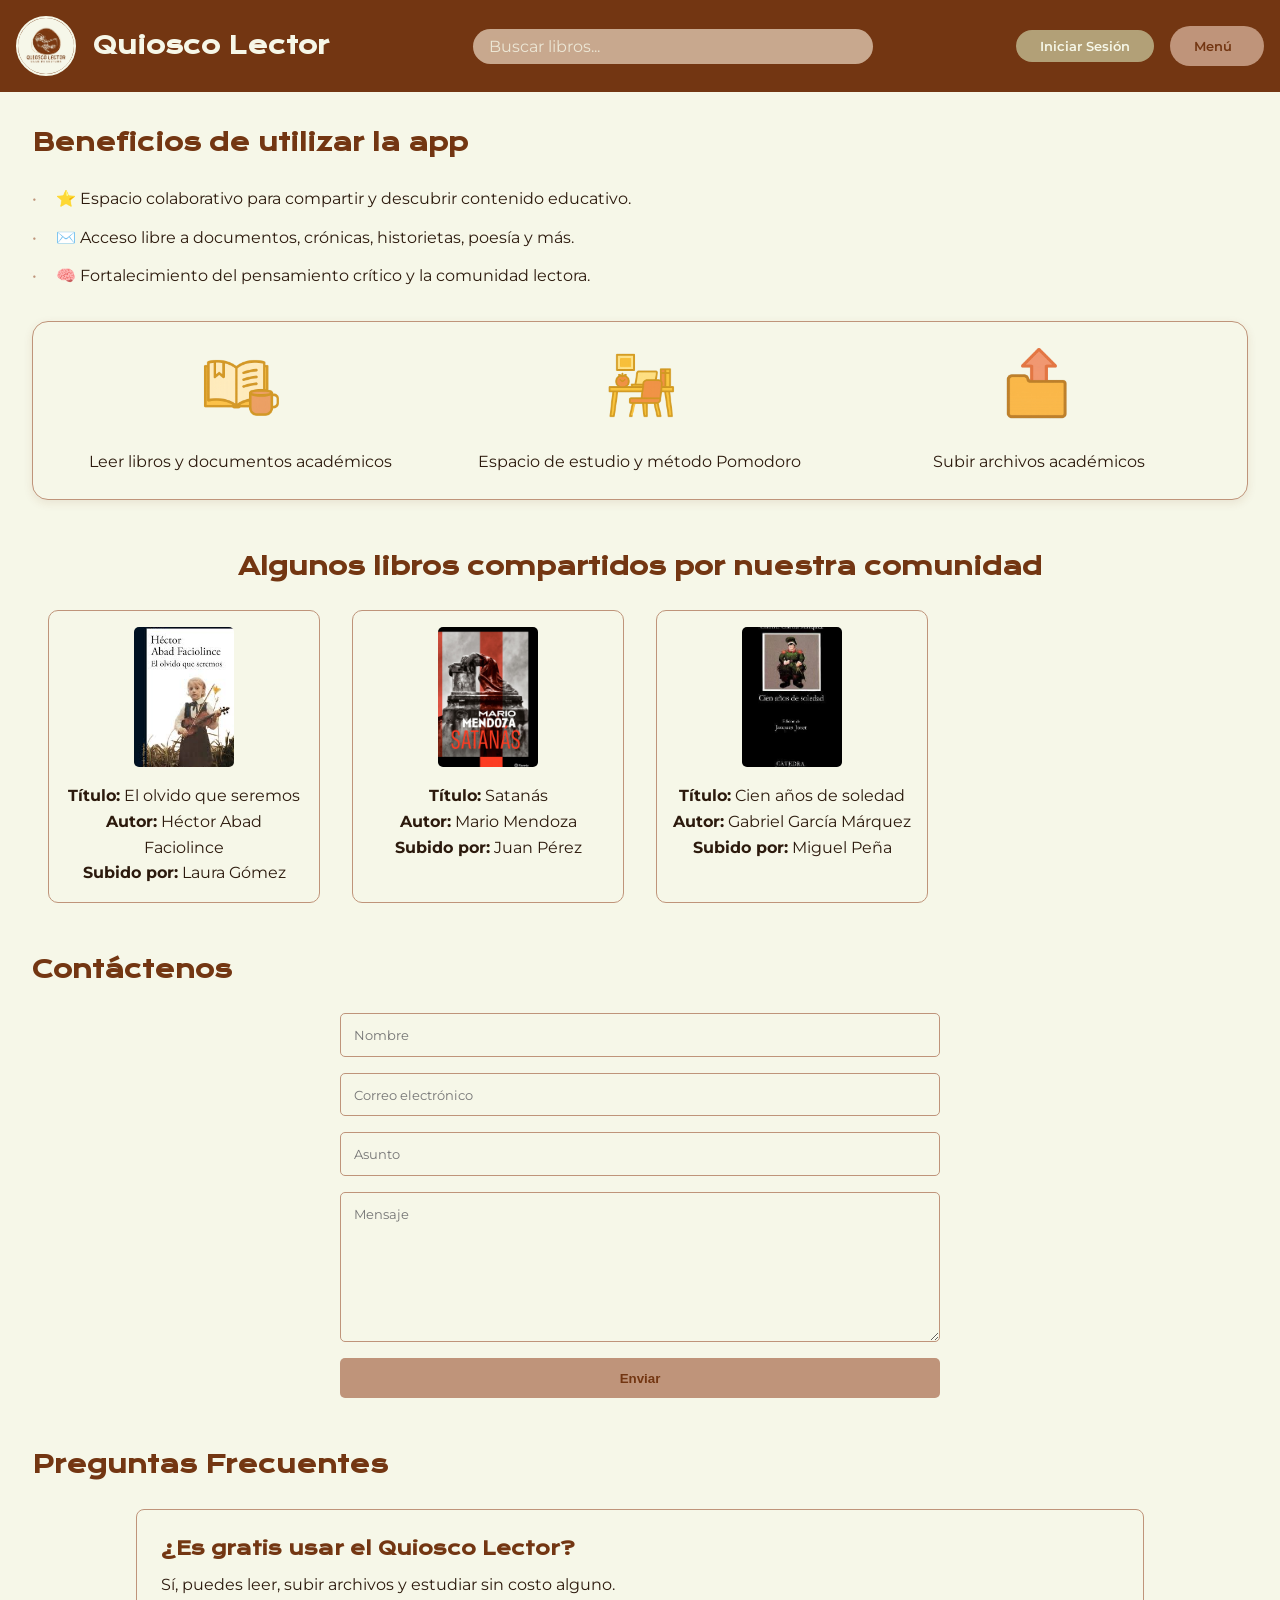
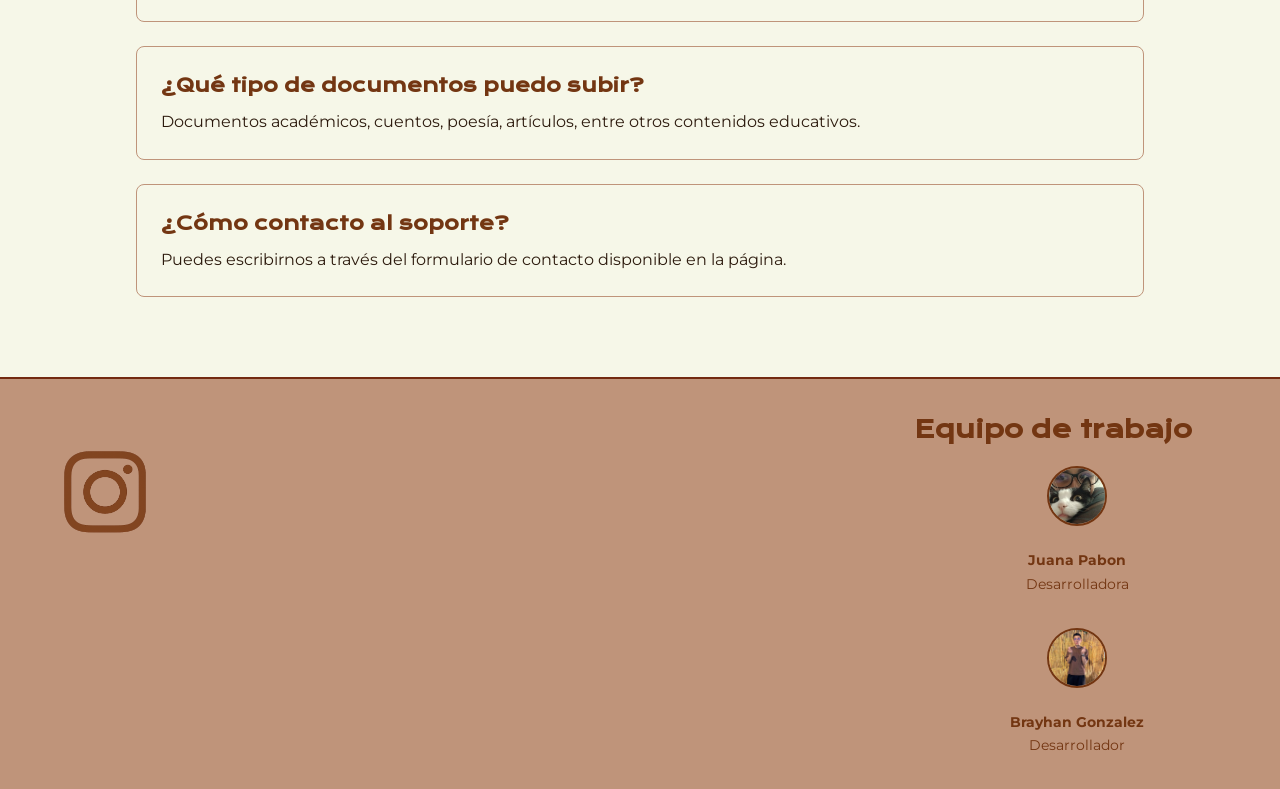
<file: index.html>
<!DOCTYPE html>
<html lang="es-co">

<head>
  <meta charset="UTF-8">
  <meta name="viewport" content="width=device-width, initial-scale=1.0">
  <title>Quiosco Lector</title>
  <link rel="stylesheet" href="styles/style.css">
  <link href="https://fonts.googleapis.com/css2?family=Krona+One&display=swap" rel="stylesheet">
  <link href="https://fonts.googleapis.com/css2?family=Montserrat:ital,wght@0,100..900;1,100..900&display=swap"
    rel="stylesheet">
</head>

<body>
  <header>
    <div class="header-container">
      <div class="logo-title">
        <img src="img/logo_quiosco.jpg" alt="Logo Quiosco" class="logo-circular">
        <h1 class="titulo-quiosco">Quiosco Lector</h1>
      </div>

      <form class="search-form" role="search">
        <input type="search" placeholder="Buscar libros..." aria-label="Buscar libros">
      </form>

      <div class="user-actions">
        <button id="btn-login" class="btn-login">Iniciar Sesión</button>

        <!-- Main dropdown menu -->
        <div class="dropdown-menu-container" id="main-dropdown">
          <button class="dropdown-menu-button">
            Menú <i class="fas fa-chevron-down"></i>
          </button>
          <div class="dropdown-menu-content">
            <a href="planes.html">Ver Planes</a>
            <a href="#beneficios">Beneficios</a>
            <a href="#libros">Algunos Libros</a>
            <a href="#contacto">Contacto</a>
            <a href="#faq">Preguntas Frecuentes</a>
            <a href="leer.html">Libros</a>
            <a href="metodo.html">Método Pomodoro</a>
            <a href="subir.html">Subir Archivos</a>
          </div>
        </div>
      </div>

      <!-- Mobile menu toggle -->
      <button class="menu-toggle" id="menu-toggle">
        <i class="fas fa-bars"></i>
      </button>
    </div>
    </div>
  </header>

  <script src="js/index.js"></script>

  <main>
    <section class="beneficios" id="beneficios">
      <h2>Beneficios de utilizar la app</h2>
      <ul>
        <li>⭐ Espacio colaborativo para compartir y descubrir contenido educativo.</li>
        <li>✉️ Acceso libre a documentos, crónicas, historietas, poesía y más.</li>
        <li>🧠 Fortalecimiento del pensamiento crítico y la comunidad lectora.</li>
      </ul>
      <div class="caracteristicas-app">
        <div class="caracteristica">
          <a href="leer.html" target="_blank">
            <img src="img/icono_lectura.png" alt="Lectura">
          </a>
          <p>Leer libros y documentos académicos</p>
        </div>
        <div class="caracteristica">
          <a href="metodo.html" target="_blank">
            <img src="img/icono_estudio.png" alt="Estudio">
          </a>
          <p>Espacio de estudio y método Pomodoro</p>
        </div>
        <div class="caracteristica">
          <a href="subir.html" target="_blank">
            <img src="img/icono_archivos.png" alt="Subida de archivos">
          </a>
          <p>Subir archivos académicos</p>
        </div>
      </div>
    </section>
    <section class="libros" id="libros">
      <h2>Algunos libros compartidos por nuestra comunidad</h2>
      <div class="libros-grid"> <!-- Contenedor grid para los libros -->
        <div class="libro">
          <img src="img/libros/portada_libro_olvido_seremos.jpeg" alt="Portada libro 1">
          <p><strong>Título:</strong> El olvido que seremos <br><strong>Autor:</strong> Héctor Abad
            Faciolince<br><strong>Subido por:</strong> Laura Gómez</p>
        </div>
        <div class="libro">
          <img src="img/libros/portada_libro_satanas.jpg" alt="Portada libro 2">
          <p><strong>Título:</strong> Satanás<br><strong>Autor:</strong> Mario Mendoza <br><strong>Subido por:</strong>
            Juan Pérez</p>
        </div>
        <div class="libro">
          <img src="img/libros/portada_libro_ciensoledad.jpeg" alt="Portada libro 3">
          <p><strong>Título:</strong> Cien años de soledad <br><strong>Autor:</strong> Gabriel García
            Márquez<br><strong>Subido
              por:</strong> Miguel Peña</p>
        </div>
      </div>
    </section>

    <section class="contacto" id="contacto">
      <h2> Contáctenos </h2>
      <form id="formulario-contacto">
        <input type="text" placeholder="Nombre" required>
        <input type="email" placeholder="Correo electrónico" required>
        <input type="text" placeholder="Asunto" required>
        <textarea placeholder="Mensaje" required></textarea>
        <button type="submit">Enviar</button>
      </form>
    </section>

    <section class="faq" id="faq">
      <h2>Preguntas Frecuentes</h2>
      <div class="pregunta">
        <h3>¿Es gratis usar el Quiosco Lector?</h3>
        <p>Sí, puedes leer, subir archivos y estudiar sin costo alguno.</p>
      </div>
      <div class="pregunta">
        <h3>¿Qué tipo de documentos puedo subir?</h3>
        <p>Documentos académicos, cuentos, poesía, artículos, entre otros contenidos educativos.</p>
      </div>
      <div class="pregunta">
        <h3>¿Cómo contacto al soporte?</h3>
        <p>Puedes escribirnos a través del formulario de contacto disponible en la página.</p>
      </div>
    </section>

  </main>

  <footer>
    <div class="equipo">
      <div class="instagram">
        <a href="https://www.instagram.com/quioscolector?igsh=cWJxZHMweTM3emQw" target="_blank">
          <img src="img/instagram.png" alt="Instagram" class="instagram-logo">
        </a>
      </div>

      <div class="team-content">
        <h2>Equipo de trabajo</h2>
        <div class="miembros-container">
          <div class="miembro">
            <a href="https://www.instagram.com/tmq_juana?igsh=MWVndml1ZWd1emZlYw==" target="_blank">
              <img src="img/foto_juana.jpg" alt="Juana Pabon">
            </a>
            <p><strong>Juana Pabon</strong><br>Desarrolladora</p>
          </div>
          <div class="miembro">
            <a href="https://www.instagram.com/brayhan208/" target="_blank">
              <img src="img/foto_brayhan.jpg" alt="Brayhan Gonzalez">
            </a>
            <p><strong>Brayhan Gonzalez</strong><br>Desarrollador</p>
          </div>
        </div>
      </div>
    </div>
  </footer>
  <script>
    document.addEventListener("DOMContentLoaded", () => {
      const formulario = document.getElementById("formulario-contacto");

      formulario.addEventListener("submit", e => {
        e.preventDefault();
        alert("¡Gracias por contactarnos! Tu mensaje ha sido enviado.");
        formulario.reset();
      });
    });
  </script>

</body>

</html>
</file>
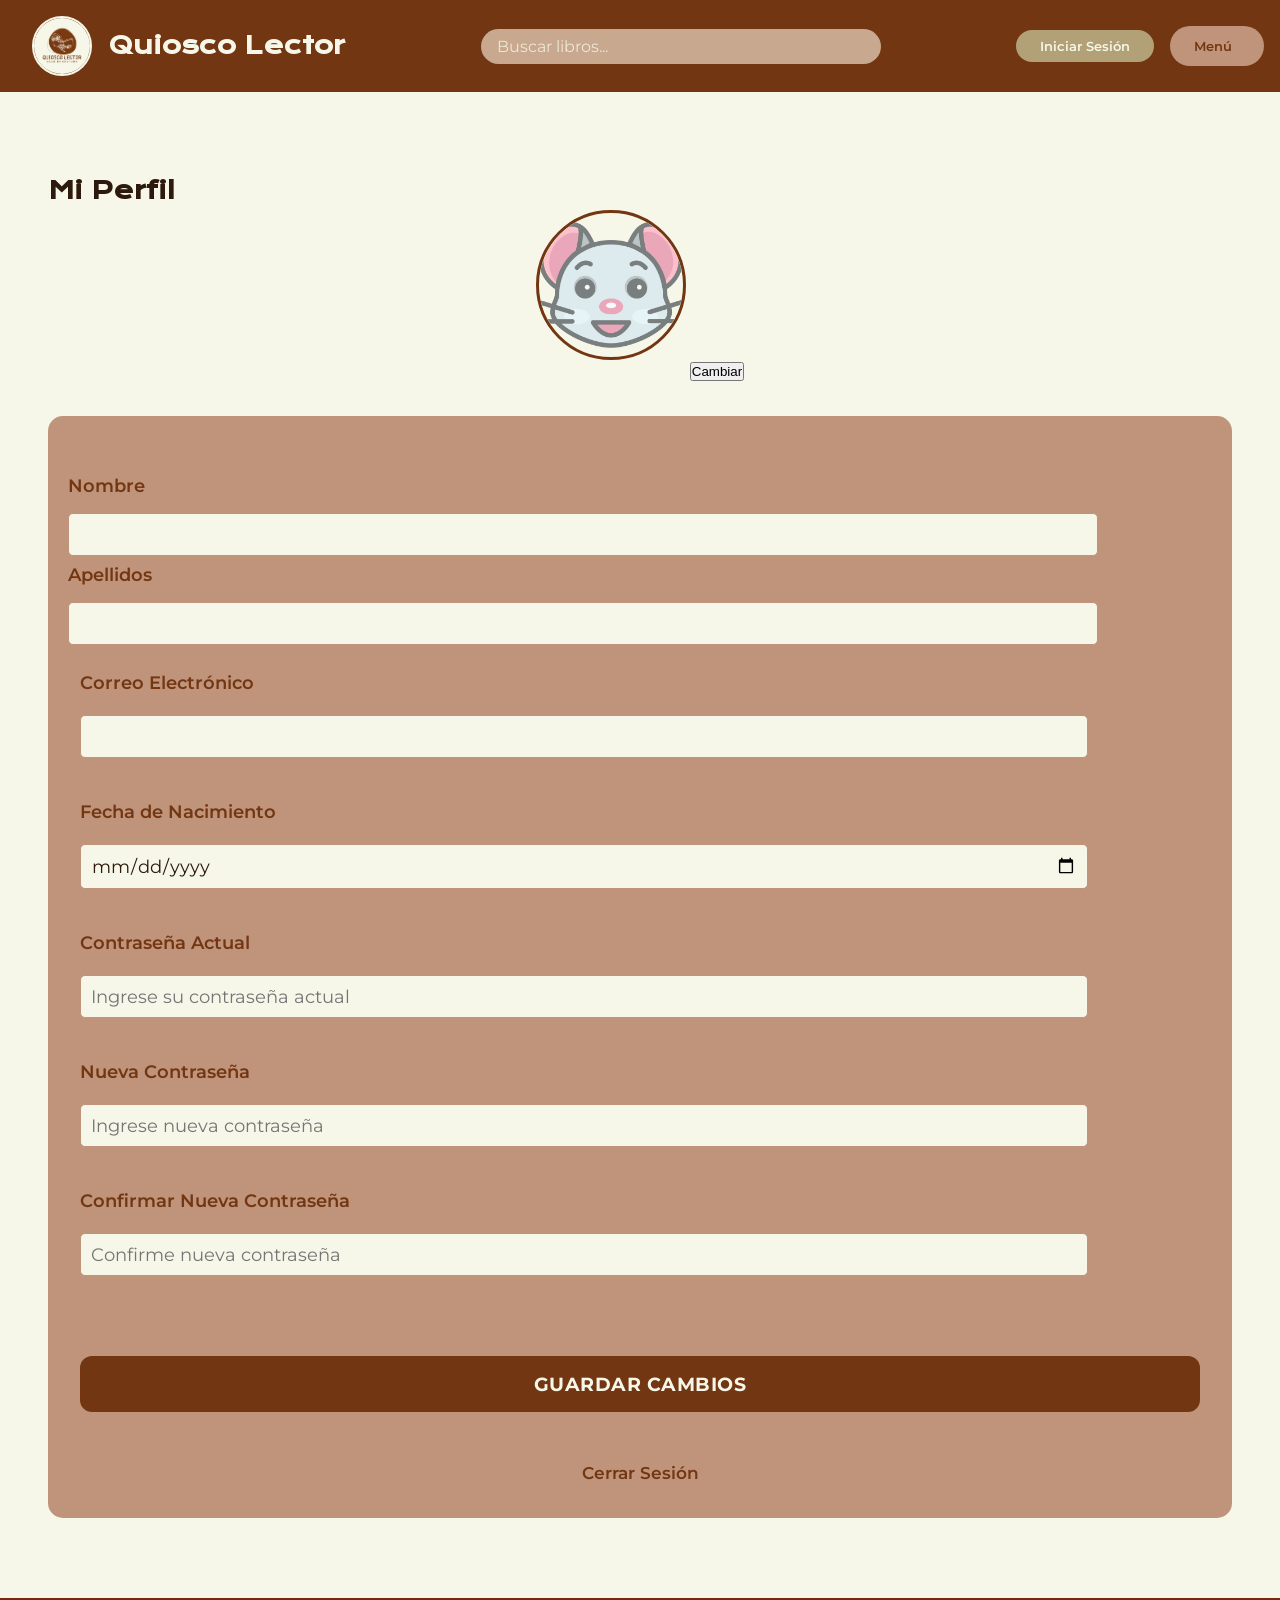
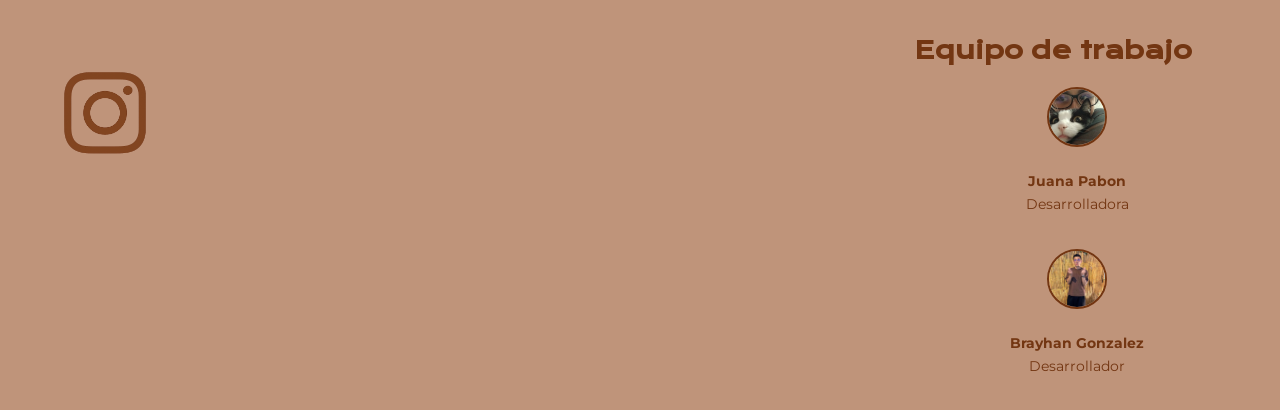
<file: editarperfil.html>
<!DOCTYPE html>
<html lang="es-co">

<head>
  <meta charset="UTF-8">
  <meta name="viewport" content="width=device-width, initial-scale=1.0">
  <title>Mi Perfil</title>
  <link rel="stylesheet" href="styles/styleform.css">
  <link rel="stylesheet" href="styles/style.css">
  <link href="https://fonts.googleapis.com/css2?family=Krona+One&display=swap" rel="stylesheet">
  <link href="https://fonts.googleapis.com/css2?family=Montserrat:ital,wght@0,100..900;1,100..900&display=swap"
    rel="stylesheet">
</head>

<body>
  <header>
    <div class="header-container">
      <div class="logo-title">
        <a href="index.html" target="_blank"></a>
        <img src="img/logo_quiosco.jpg" alt="Logo Quiosco" class="logo-circular">
        <h1 class="titulo-quiosco">Quiosco Lector</h1>
      </div>

      <form class="search-form" role="search">
        <input type="search" placeholder="Buscar libros..." aria-label="Buscar libros">
      </form>

      <div class="user-actions">
        <button id="btn-login" class="btn-login">Iniciar Sesión</button>

        <!-- Main dropdown menu -->
        <div class="dropdown-menu-container" id="main-dropdown">
          <button class="dropdown-menu-button">
            Menú <i class="fas fa-chevron-down"></i>
          </button>
          <div class="dropdown-menu-content">
            <a href="planes.html">Ver Planes</a>
            <a href="leer.html">Libros</a>
            <a href="metodo.html">Método Pomodoro</a>
            <a href="subir.html">Subir Archivos</a>
          </div>
        </div>
      </div>

      <!-- Mobile menu toggle -->
      <button class="menu-toggle" id="menu-toggle">
        <i class="fas fa-bars"></i>
      </button>
    </div>
    </div>
  </header>

  <script src="js/editarperfil.js"> </script>

  <section class="profile-section">
    <div class="container">
      <h2 class="section-title">Mi Perfil</h2>


      <div class="profile-header">
        <div class="avatar-container">
          <img id="userAvatar" src="img/avatars/avatar1.png" alt="Avatar" class="profile-avatar">
          <button id="changeAvatar" class="btn-edit">Cambiar</button>
        </div>
        <h3 id="userName"></h3>
        <p id="userEmail"></p>
      </div>
      <div class="profile-card">
        <form id="profileForm" class="profile-form">
          <div class="form-group row">
            <div class="col-md-6">
              <label for="editNombre">Nombre</label>
              <input type="text" id="editNombre" class="form-control">
            </div>
            <div class="col-md-6">
              <label for="editApellidos">Apellidos</label>
              <input type="text" id="editApellidos" class="form-control">
            </div>
          </div>

          <div class="form-group">
            <label for="editEmail">Correo Electrónico</label>
            <input type="email" id="editEmail" class="form-control">
          </div>

          <div class="form-group">
            <label for="editFechaNacimiento">Fecha de Nacimiento</label>
            <input type="date" id="editFechaNacimiento" class="form-control">
          </div>

          <div class="form-group">
            <label for="currentPassword">Contraseña Actual</label>
            <input type="password" id="currentPassword" class="form-control" placeholder="Ingrese su contraseña actual">
          </div>

          <div class="form-group">
            <label for="newPassword">Nueva Contraseña</label>
            <input type="password" id="newPassword" class="form-control" placeholder="Ingrese nueva contraseña">
          </div>

          <div class="form-group">
            <label for="confirmNewPassword">Confirmar Nueva Contraseña</label>
            <input type="password" id="confirmNewPassword" class="form-control" placeholder="Confirme nueva contraseña">
          </div>

          <button type="submit" class="btn btn-primary">Guardar Cambios</button>
          <div class="sign-up">
            <a href="login.html" class="mt-5">Cerrar Sesión</a>
          </div>
        </form>

  </section>
  <footer>
    <div class="equipo">
      <div class="instagram">
        <a href="https://www.instagram.com/quioscolector?igsh=cWJxZHMweTM3emQw" target="_blank">
          <img src="img/instagram.png" alt="Instagram" class="instagram-logo">
        </a>
      </div>

      <div class="team-content">
        <h2>Equipo de trabajo</h2>
        <div class="miembros-container">
          <div class="miembro">
            <a href="https://www.instagram.com/tmq_juana?igsh=MWVndml1ZWd1emZlYw==" target="_blank">
              <img src="img/foto_juana.jpg" alt="Juana Pabon">
            </a>
            <p><strong>Juana Pabon</strong><br>Desarrolladora</p>
          </div>
          <div class="miembro">
            <a href="https://www.instagram.com/brayhan208/" target="_blank">
              <img src="img/foto_brayhan.jpg" alt="Brayhan Gonzalez">
            </a>
            <p><strong>Brayhan Gonzalez</strong><br>Desarrollador</p>
          </div>
        </div>
      </div>
    </div>
  </footer>

</body>

</html>
</file>
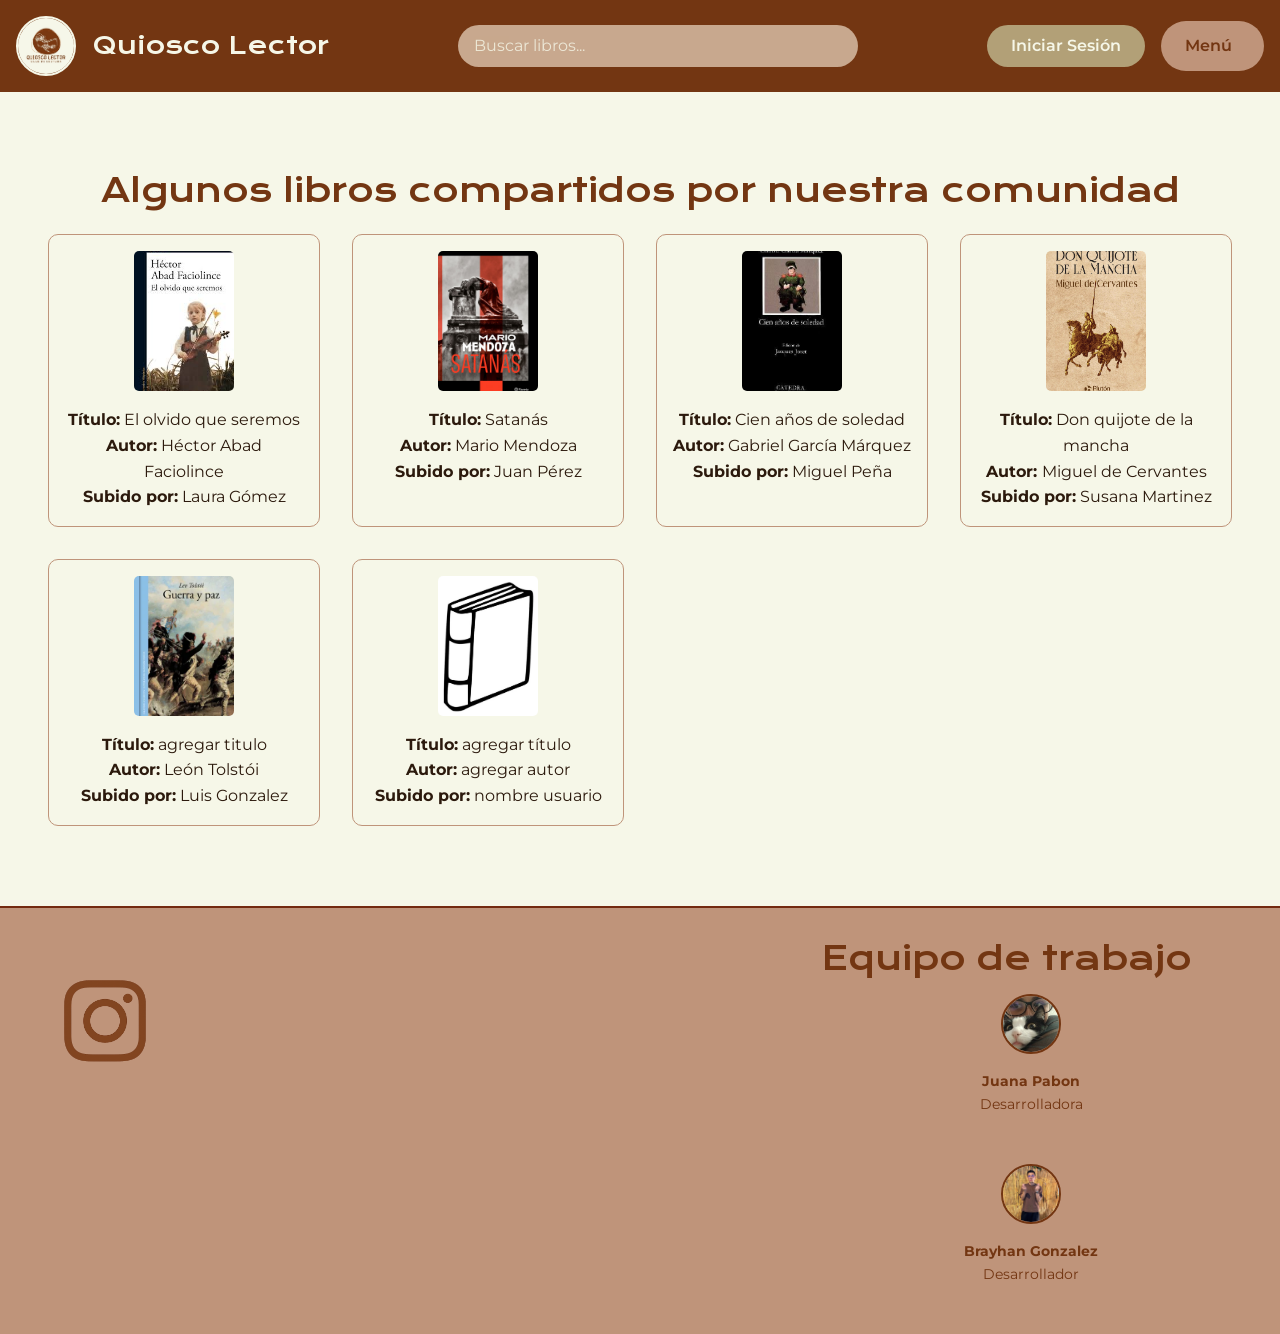
<file: leer.html>
<!DOCTYPE html>
<html lang="es-co">

<head>
  <meta charset="utf-8">
  <title>Libros</title>
  <link href="https://cdn.jsdelivr.net/npm/bootstrap@5.0.0/dist/css/bootstrap.min.css" rel="stylesheet">
  <link href="styles/style.css" rel="stylesheet">
</head>

<body>
  <header>
    <div class="header-container">
      <div class="logo-title">
        <a href="index.html" target="_blank">
          <img src="img/logo_quiosco.jpg" alt="Logo Quiosco" class="logo-circular"></a>
        <h1 class="titulo-quiosco">Quiosco Lector</h1>
      </div>

      <form class="search-form" role="search">
        <input type="search" placeholder="Buscar libros..." aria-label="Buscar libros">
      </form>

      <div class="user-actions">
        <button id="btn-login" class="btn-login">Iniciar Sesión</button>

        <div class="dropdown-menu-container" id="main-dropdown">
          <button class="dropdown-menu-button">
            Menú <i class="fas fa-chevron-down"></i>
          </button>
          <div class="dropdown-menu-content">
            <a href="index.html">Inicio</a>
            <a href="planes.html">Ver Planes</a>
            <a href="metodo.html">Método Pomodoro</a>
            <a href="subir.html">Subir Archivos</a>
          </div>
        </div>
      </div>

      <button class="menu-toggle" id="menu-toggle">
        <i class="fas fa-bars"></i>
      </button>
    </div>
    </div>
  </header>

  <script src="js/leer.js"></script>

  <main>
    <section class="libros" id="libros">
      <h2>
        <center> Algunos libros compartidos por nuestra comunidad
      </h2>
      </center>
      <div class="libros-grid">
        <div class="libro">
          <img src="img/libros/portada_libro_olvido_seremos.jpeg" alt="Portada libro 1">
          <p><strong>Título:</strong> El olvido que seremos <br><strong>Autor:</strong> Héctor Abad
            Faciolince<br><strong>Subido por:</strong> Laura Gómez</p>
        </div>
        <div class="libro">
          <img src="img/libros/portada_libro_satanas.jpg" alt="Portada libro 2">
          <p><strong>Título:</strong> Satanás<br><strong>Autor:</strong> Mario Mendoza <br><strong>Subido por:</strong>
            Juan Pérez</p>
        </div>
        <div class="libro">
          <img src="img/libros/portada_libro_ciensoledad.jpeg" alt="Portada libro 3">
          <p><strong>Título:</strong> Cien años de soledad <br><strong>Autor:</strong> Gabriel García
            Márquez<br><strong>Subido por:</strong> Miguel Peña</p>
        </div>
        <div class="libro">
          <img src="img/libros/portada_libro_donquijote.jpg" alt="Portada libro 3">
          <p><strong>Título:</strong> Don quijote de la mancha <br><strong>Autor: </strong> Miguel de
            Cervantes<br><strong>Subido
              por:</strong> Susana Martinez</p>
        </div>
        <div class="libro">
          <img src="img/libros/portada_libro_guerrapaz.webp" alt="Portada libro 3">
          <p><strong>Título:</strong> agregar titulo <br><strong>Autor:</strong> León Tolstói<br><strong>Subido
              por:</strong> Luis Gonzalez</p>
        </div>
        <div class="libro">
          <a href="subir.html" target="_blank"> <img src="img/libros/portada_vacia.jpg" alt="Portada libro 3"></a>
          <p><strong>Título:</strong> agregar título <br><strong>Autor:</strong> agregar autor<br><strong>Subido
              por:</strong> nombre usuario</p>
        </div>
      </div>
    </section>
  </main>

  <footer>
    <div class="equipo">
      <div class="instagram">
        <a href="https://www.instagram.com/quioscolector?igsh=cWJxZHMweTM3emQw" target="_blank">
          <img src="img/instagram.png" alt="Instagram" class="instagram-logo">
        </a>
      </div>

      <div class="team-content">
        <h2>Equipo de trabajo</h2>
        <div class="miembros-container">
          <div class="miembro">
            <a href="https://www.instagram.com/tmq_juana?igsh=MWVndml1ZWd1emZlYw==" target="_blank">
              <img src="img/foto_juana.jpg" alt="Juana Pabon">
            </a>
            <p><strong>Juana Pabon</strong><br>Desarrolladora</p>
          </div>
          <div class="miembro">
            <a href="https://www.instagram.com/brayhan208/" target="_blank">
              <img src="img/foto_brayhan.jpg" alt="Brayhan Gonzalez">
            </a>
            <p><strong>Brayhan Gonzalez</strong><br>Desarrollador</p>
          </div>
        </div>
      </div>
    </div>
  </footer>

</body>

</html>
</file>
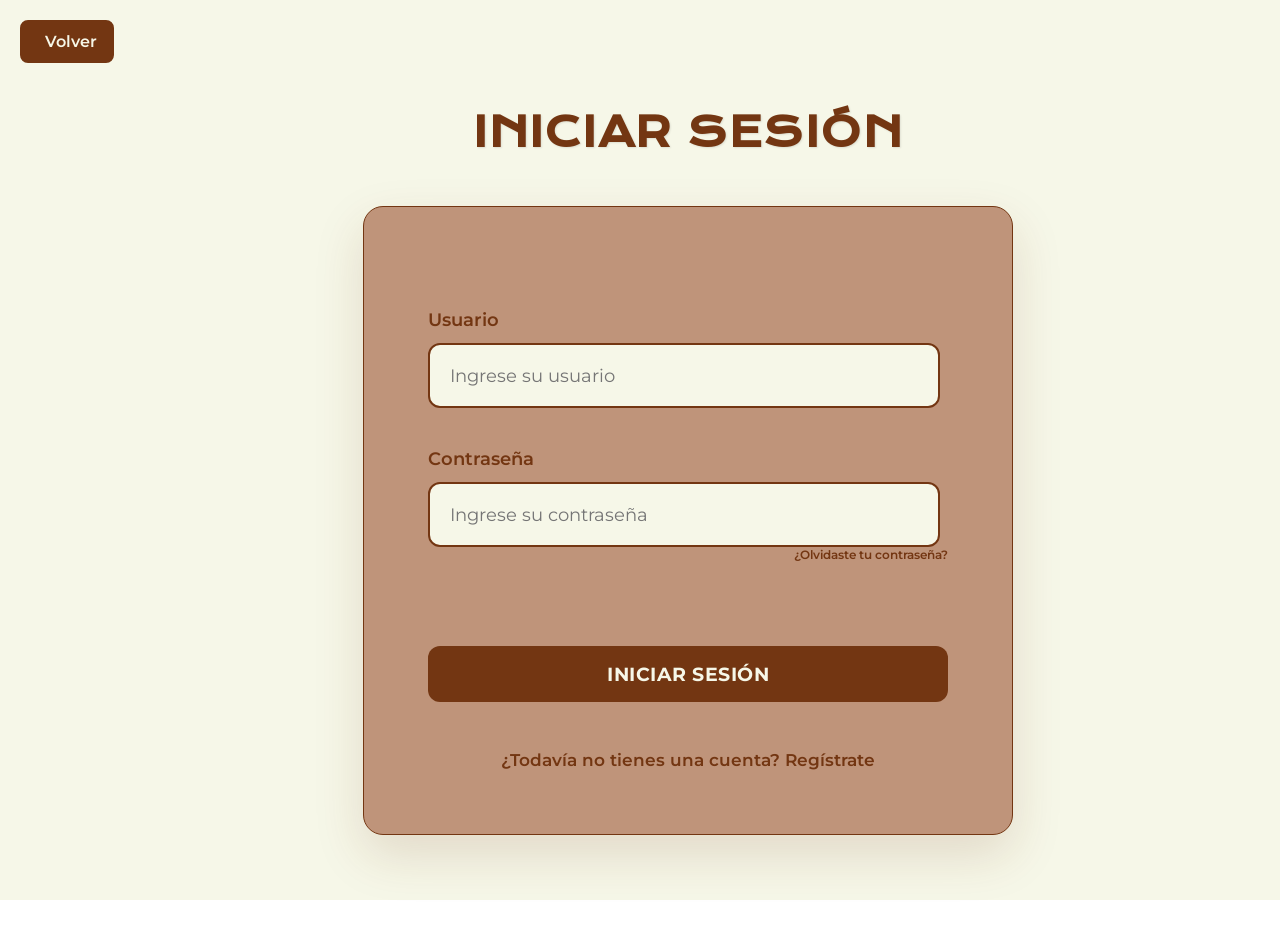
<file: login.html>
<!DOCTYPE html>
<html lang="es-co">

<head>
    <meta charset="UTF-8">
    <meta name="viewport" content="width=device-width, initial-scale=1.0">
    <title>Inicio de Sesión</title>
    <link rel="stylesheet" href="styles/styleform.css">
    <link href="https://fonts.googleapis.com/css2?family=Krona+One&display=swap" rel="stylesheet">
    <link href="https://fonts.googleapis.com/css2?family=Montserrat:ital,wght@0,100..900;1,100..900&display=swap"
        rel="stylesheet">
</head>

<body>
    <a href="index.html" class="back-button">
        <i class="fas fa-arrow-left"></i> Volver
    </a>

    <section>
        <div class="container">
            <div class="row">
                <div class="class col-md-4"></div>
                <div class="class col-md-4 mt-5">
                    <br>
                    <h3 class="card-title text-center">Iniciar Sesión</h3>
                    <div class="card-text">
                        <br><br>

                        <form id="loginForm">
                            <div class="form-group">
                                <label for="user">Usuario</label>
                                <input type="text" class="form-control form-control-sm" name="user"
                                    placeholder="Ingrese su usuario">
                            </div>

                            <div class="form-group">
                                <label for="clave">Contraseña</label>
                                <input type="password" class="form-control form-control-sm" name="clave" id="clave"
                                    placeholder="Ingrese su contraseña">
                                <br>
                                <a href="editarperfil.html" style="float:right;font-size:12px;">¿Olvidaste tu contraseña?</a>
                                <br>
                            </div>

                            <button type="submit" class="btn btn-primary btn-block" name="login">Iniciar sesión</button>

                            <div class="sign-up">
                                <a href="registro.html" class="mt-5">¿Todavía no tienes una cuenta? Regístrate</a>
                            </div>
                        </form>
                    </div>
                </div>
            </div>
        </div>
    </section>

    <script src="js/login.js"> </script>
</body>

</html>
</file>
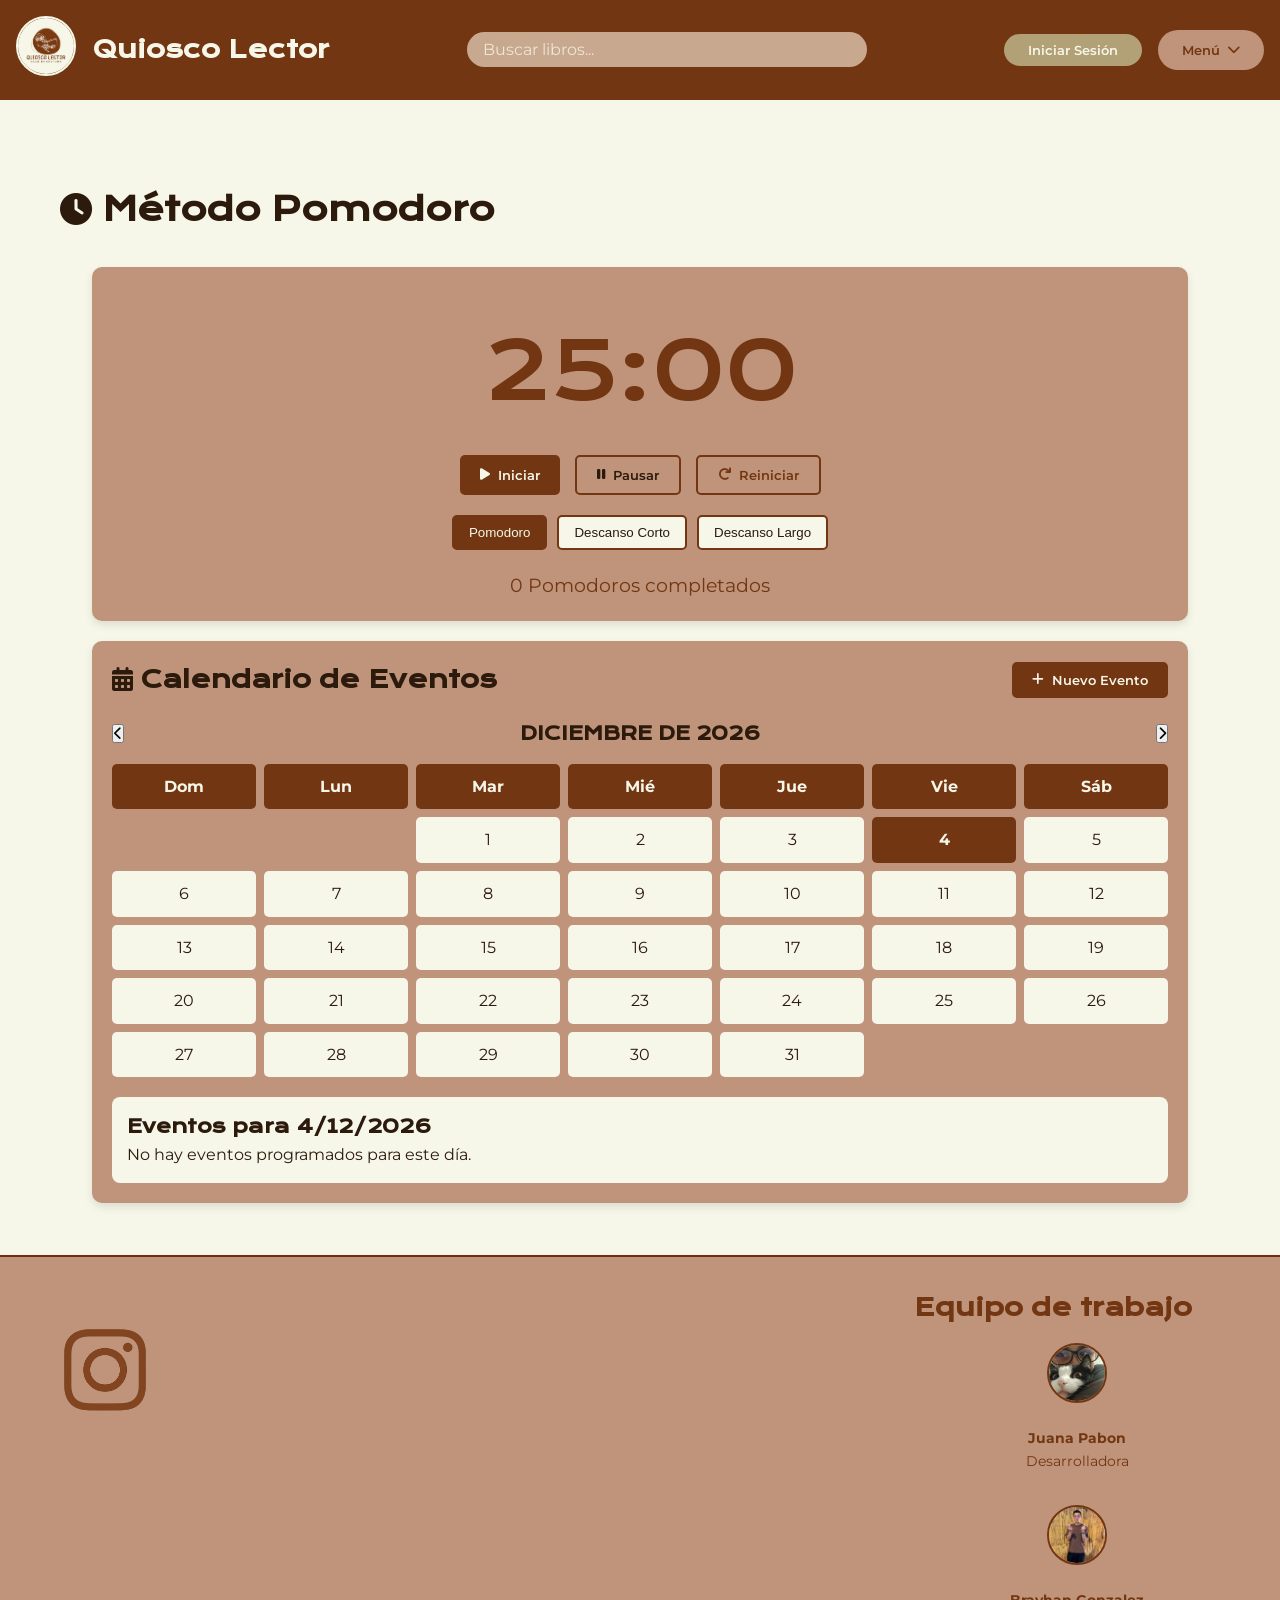
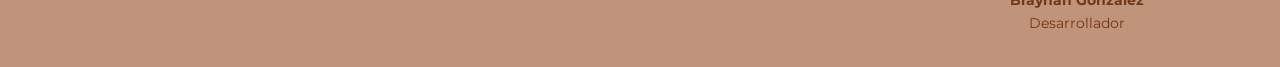
<file: metodo.html>
<!DOCTYPE html>
<html lang="es-co">

<head>
  <meta charset="UTF-8">
  <meta name="viewport" content="width=device-width, initial-scale=1.0">
  <title>Método Pomodoro</title>
  <link rel="stylesheet" href="styles/style.css">
  <link href="https://fonts.googleapis.com/css2?family=Krona+One&display=swap" rel="stylesheet">
  <link href="https://fonts.googleapis.com/css2?family=Montserrat:ital,wght@0,100..900;1,100..900&display=swap"
    rel="stylesheet">
  <link rel="stylesheet" href="https://cdnjs.cloudflare.com/ajax/libs/font-awesome/6.0.0-beta3/css/all.min.css">
  <header>
    <div class="header-container">
      <div class="logo-title">
        <a href="index.html" target="_blank">
          <img src="img/logo_quiosco.jpg" alt="Logo Quiosco" class="logo-circular"></a>
        <h1 class="titulo-quiosco">Quiosco Lector</h1>
      </div>

      <form class="search-form" role="search">
        <input type="search" placeholder="Buscar libros..." aria-label="Buscar libros">
      </form>

      <div class="user-actions">
        <button id="btn-login" class="btn-login">Iniciar Sesión</button>

        <!-- Main dropdown menu -->
        <div class="dropdown-menu-container" id="main-dropdown">
          <button class="dropdown-menu-button">
            Menú <i class="fas fa-chevron-down"></i>
          </button>
          <div class="dropdown-menu-content">
            <a href="index.html">Inicio</a>
            <a href="planes.html">Ver Planes</a>
            <a href="leer.html">Libros</a>
            <a href="subir.html">Subir Archivos</a>
          </div>
        </div>
      </div>

      <!-- Mobile menu toggle -->
      <button class="menu-toggle" id="menu-toggle">
        <i class="fas fa-bars"></i>
      </button>
    </div>
    </div>
  </header>

  <main>
    <!-- Your main content here -->
  </main>

  <script src="js/metodo.js"> </script>

</head>

<body>
  <div class="pomodoro-container">
    <header class="pomodoro-header">
      <h1><i class="fas fa-clock"></i> Método Pomodoro</h1>
    </header>

    <main class="pomodoro-main">
      <section class="pomodoro-timer">
        <div class="timer-display">
          <span id="minutes">25</span>:<span id="seconds">00</span>
        </div>
        <div class="timer-controls">
          <button id="startBtn" class="pomodoro-btn pomodoro-btn-primary">
            <i class="fas fa-play"></i> Iniciar
          </button>
          <button id="pauseBtn" class="pomodoro-btn pomodoro-btn-secondary" disabled>
            <i class="fas fa-pause"></i> Pausar
          </button>
          <button id="resetBtn" class="pomodoro-btn pomodoro-btn-tertiary">
            <i class="fas fa-redo"></i> Reiniciar
          </button>
        </div>
        <div class="timer-modes">
          <button class="mode-btn active" data-minutes="25">Pomodoro</button>
          <button class="mode-btn" data-minutes="5">Descanso Corto</button>
          <button class="mode-btn" data-minutes="15">Descanso Largo</button>
        </div>
        <div class="pomodoro-counter">
          <span id="completedPomodoros">0</span> Pomodoros completados
        </div>
      </section>

      <section class="pomodoro-calendar">
        <div class="calendar-header">
          <h2><i class="fas fa-calendar-alt"></i> Calendario de Eventos</h2>
          <button id="addEventBtn" class="pomodoro-btn pomodoro-btn-primary">
            <i class="fas fa-plus"></i> Nuevo Evento
          </button>
        </div>
        <div class="calendar-display">
          <div class="calendar-month">
            <button id="prevMonth"><i class="fas fa-chevron-left"></i></button>
            <h3 id="currentMonth">Mes Actual</h3>
            <button id="nextMonth"><i class="fas fa-chevron-right"></i></button>
          </div>
          <div class="calendar-grid" id="calendarGrid">
            <!-- Días del mes se generarán con JavaScript -->
          </div>
        </div>
        <div class="events-list" id="eventsList">
          <h3>Eventos de hoy</h3>
          <!-- Eventos se generarán con JavaScript -->
        </div>
      </section>
    </main>

    <!-- Modal para agregar eventos -->
    <div class="pomodoro-modal" id="eventModal" style="display: none;">
      <div class="modal-content">
        <span class="close-modal">&times;</span>
        <h2>Agregar Nuevo Evento</h2>
        <form id="eventForm">
          <div class="form-group">
            <label for="eventTitle">Título del Evento</label>
            <input type="text" id="eventTitle" required>
          </div>
          <div class="form-group">
            <label for="eventDate">Fecha</label>
            <input type="date" id="eventDate" required>
          </div>
          <div class="form-group">
            <label for="eventTime">Hora</label>
            <input type="time" id="eventTime" required>
          </div>
          <div class="form-group">
            <label for="eventDescription">Descripción</label>
            <textarea id="eventDescription" rows="3"></textarea>
          </div>
          <button type="submit" class="pomodoro-btn pomodoro-btn-primary">
            <i class="fas fa-save"></i> Guardar Evento
          </button>
        </form>
      </div>
    </div>
  </div>
  <script src="js/pomodoro.js"></script>
</body>
<footer>
  <div class="equipo">
    <div class="instagram">
      <a href="https://www.instagram.com/quioscolector?igsh=cWJxZHMweTM3emQw" target="_blank">
        <img src="img/instagram.png" alt="Instagram" class="instagram-logo">
      </a>
    </div>

    <div class="team-content">
      <h2>Equipo de trabajo</h2>
      <div class="miembros-container">
        <div class="miembro">
          <a href="https://www.instagram.com/tmq_juana?igsh=MWVndml1ZWd1emZlYw==" target="_blank">
            <img src="img/foto_juana.jpg" alt="Juana Pabon">
          </a>
          <p><strong>Juana Pabon</strong><br>Desarrolladora</p>
        </div>
        <div class="miembro">
          <a href="https://www.instagram.com/brayhan208/" target="_blank">
            <img src="img/foto_brayhan.jpg" alt="Brayhan Gonzalez">
          </a>
          <p><strong>Brayhan Gonzalez</strong><br>Desarrollador</p>
        </div>
      </div>
    </div>
  </div>
</footer>

</html>
</file>
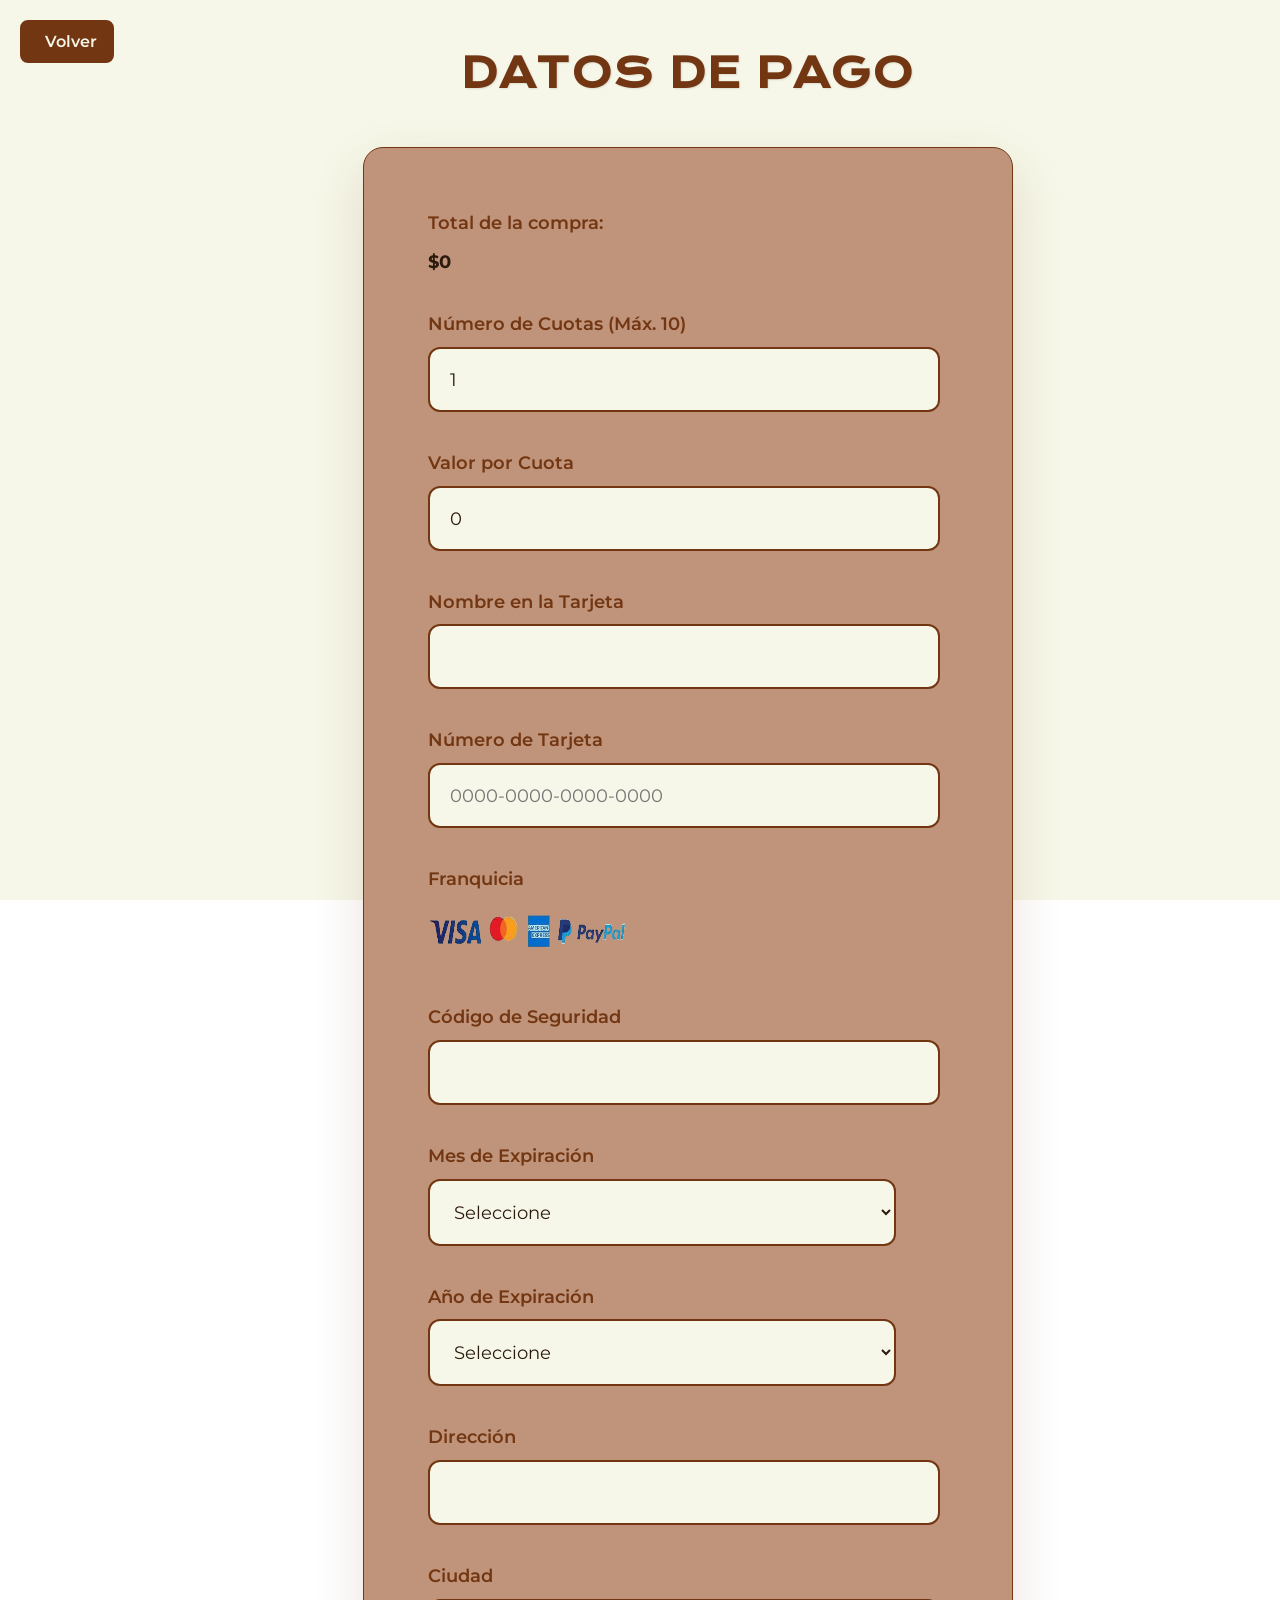
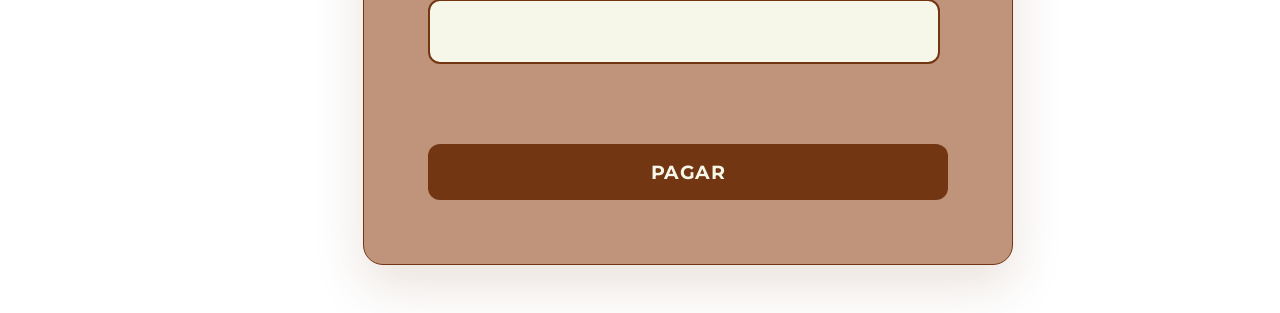
<file: pago.html>
<!DOCTYPE html>
<html lang="es-co">

<head>
  <meta charset="UTF-8" />
  <meta name="viewport" content="width=device-width, initial-scale=1.0" />
  <title>Pago</title>
  <link rel="stylesheet" href="styles/styleform.css" />
  <link href="https://fonts.googleapis.com/css2?family=Krona+One&display=swap" rel="stylesheet" />
  <link href="https://fonts.googleapis.com/css2?family=Montserrat:ital,wght@0,100..900;1,100..900&display=swap"
    rel="stylesheet" />
</head>

<body>
  <a href="planes.html" class="back-button">
    <i class="fas fa-arrow-left"></i> Volver
  </a>

  <section>
    <div class="container">
      <div class="row">
        <div class="col-md-4"></div>
        <div class="col-md-4 mt-5">
          <h3 class="card-title text-center">Datos de Pago</h3>
          <div class="card-text">
            <form id="pagoForm">

              <div class="form-group">
                <label>Total de la compra:</label>
                <p id="totalCompra" style="font-weight:bold; font-size: 18px;">$0</p>
              </div>

              <div class="form-group">
                <label for="cuotas">Número de Cuotas (Máx. 10)</label>
                <input type="number" class="form-control" id="cuotas" name="cuotas" min="1" max="10" value="1" required>
              </div>

              <div class="form-group">
                <label for="valorCuota">Valor por Cuota</label>
                <input type="number" class="form-control" id="valorCuota" name="valorCuota" readonly>
              </div>

              <div class="form-group">
                <label for="nombreTarjeta">Nombre en la Tarjeta</label>
                <input type="text" class="form-control" id="nombreTarjeta" name="nombreTarjeta" required>
              </div>

              <div class="form-group">
                <label for="numeroTarjeta">Número de Tarjeta</label>
                <input type="text" class="form-control" id="numeroTarjeta" name="numeroTarjeta"
                  placeholder="0000-0000-0000-0000" maxlength="19" oninput="formatearTarjeta()" required>
                <small class="error-message" id="tarjetaError"></small>
              </div>

              <div class="form-group">
                <label>Franquicia</label>
                <div id="franquiciaContainer">
                  <img id="franquiciaImg" src="img/credito.png" alt="Franquicia" style="height: 60px; width: 200px" />
                </div>
              </div>

              <div class="form-group">
                <label for="codigoSeguridad">Código de Seguridad</label>
                <input type="text" class="form-control" id="codigoSeguridad" name="codigoSeguridad" maxlength="4"
                  required>
                <small class="error-message" id="cvvError"></small>
              </div>

              <div class="form-group">
                <label for="mesExpiracion">Mes de Expiración</label>
                <select class="form-control" id="mesExpiracion" name="mesExpiracion" required>
                  <option value="">Seleccione</option>
                  <option value="01">01</option>
                  <option value="02">02</option>
                  <option value="03">03</option>
                  <option value="04">04</option>
                  <option value="05">05</option>
                  <option value="06">06</option>
                  <option value="07">07</option>
                  <option value="08">08</option>
                  <option value="09">09</option>
                  <option value="10">10</option>
                  <option value="11">11</option>
                  <option value="12">12</option>
                </select>
              </div>

              <div class="form-group">
                <label for="anoExpiracion">Año de Expiración</label>
                <select class="form-control" id="anoExpiracion" name="anoExpiracion" required>
                  <option value="">Seleccione</option>
                  <option value="2025">2025</option>
                  <option value="2026">2026</option>
                  <option value="2027">2027</option>
                  <option value="2028">2028</option>
                  <option value="2029">2029</option>
                  <option value="2030">2030</option>
                  <option value="2031">2031</option>
                  <option value="2032">2032</option>
                  <option value="2033">2033</option>
                  <option value="2034">2034</option>
                  <option value="2035">2035</option>
                  <option value="2036">2036</option>
                  <option value="2037">2037</option>
                  <option value="2038">2038</option>
                  <option value="2039">2039</option>
                  <option value="2040">2040</option>
                </select>
              </div>

              <div class="form-group">
                <label>Dirección</label>
                <input type="text" id="direccion" class="form-control" required>
              </div>

              <div class="form-group">
                <label>Ciudad</label>
                <input type="text" id="ciudad" class="form-control" required>
              </div>

              <button type="submit" class="btn btn-primary btn-block">Pagar</button>
            </form>
          </div>
        </div>
      </div>
    </div>
  </section>

  <div id="confirmacionModal"
    style="display:none; position:fixed; top:0;left:0; background: rgba(0,0,0,0.5); width:100%;height:100%; justify-content:center;align-items:center">
    <div style="background:white;padding:20px; max-width:500px; margin:auto;">
      <span onclick="this.parentElement.parentElement.style.display='none'" style="float:right;cursor:pointer">×</span>
      <div id="resumenCompra"></div>
      <button id="confirmarPago">Confirmar Pago</button>
    </div>
  </div>

  <script src="js/pago.js"></script>
</body>

</html>
</file>
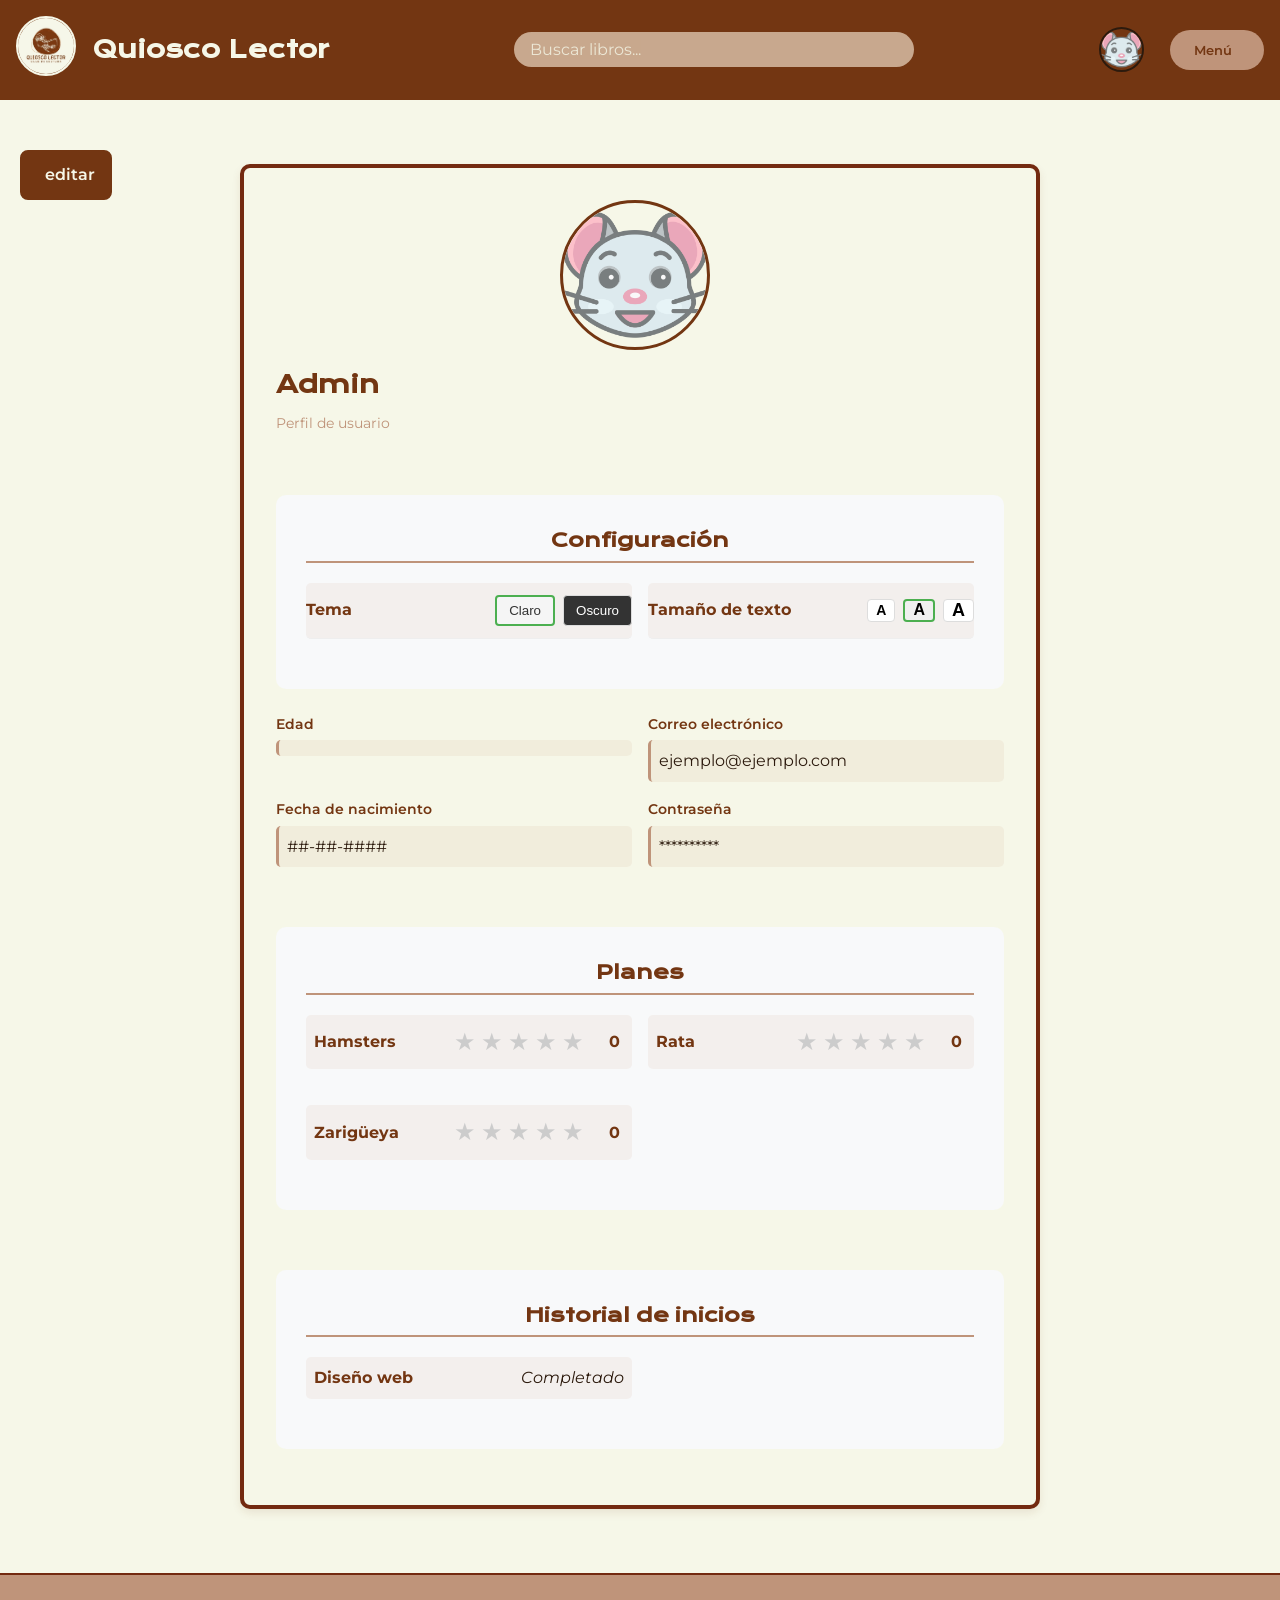
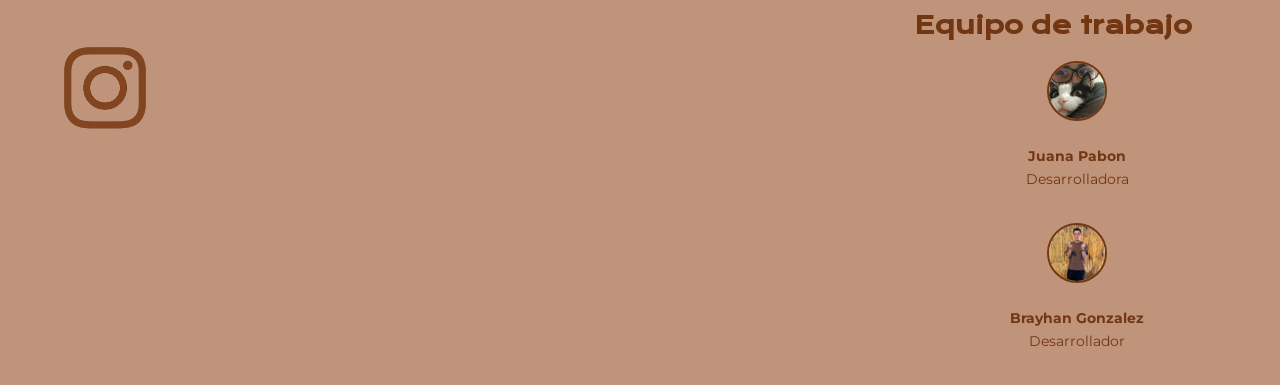
<file: perfil.html>
<!DOCTYPE html>
<html lang="es-co">

<head>
  <meta charset="UTF-8" />
  <meta name="viewport" content="width=device-width, initial-scale=1.0" />
  <title>Mi Perfil</title>
  <link rel="stylesheet" href="styles/style.css" />
  <link rel="preconnect" href="https://fonts.googleapis.com" />
  <link rel="preconnect" href="https://fonts.gstatic.com" crossorigin />
  <link href="https://fonts.googleapis.com/css2?family=Krona+One&display=swap" rel="stylesheet" />
  <link href="https://fonts.googleapis.com/css2?family=Montserrat:ital,wght@0,100..900;1,100..900&display=swap"
    rel="stylesheet" />
</head>

<body>
  <header>
    <div class="header-container">
      <div class="logo-title">
        <a href="index.html" target="_blank">
          <img src="img/logo_quiosco.jpg" alt="Logo Quiosco" class="logo-circular" />
        </a>
        <h1 class="titulo-quiosco">Quiosco Lector</h1>
      </div>

      <form class="search-form" role="search">
        <input type="search" placeholder="Buscar libros..." aria-label="Buscar libros" />
      </form>

      <div class="user-actions">
        <div class="user-avatar">
          <img src="img/avatars/avatar1.png" alt="Avatar de usuario" class="header-avatar" />
        </div>

        <div class="dropdown-menu-container" id="main-dropdown">
          <button class="dropdown-menu-button">
            Menú <i class="fas fa-chevron-down"></i>
          </button>
          <div class="dropdown-menu-content">
            <a href="index.html">Inicio</a>
            <a href="login.html">Libros</a>
            <a href="metodo.html">Método Pomodoro</a>
          </div>
        </div>
      </div>

      <button class="menu-toggle" id="menu-toggle">
        <i class="fas fa-bars"></i>
      </button>
    </div>
  </header>

  <main>
    <a href="editarperfil.html" class="back-button">
      <i class="fas fa-arrow-left"></i> editar
    </a>
    <div class="perfil-simple-container">
      <div class="perfil-simple-header">
        <div class="user-avatar">
          <img src="img/avatars/avatar1.png" alt="avatar" class="profile-avatar" />
        </div>
        <h1 class="perfil-simple-titulo">Admin</h1>
        <p class="perfil-simple-subtitulo">Perfil de usuario</p>
      </div>

      <div class="perfil-simple-seccion">
        <h2 class="perfil-simple-seccion-titulo">Configuración</h2>

        <div class="perfil-simple-estado-proyecto">
          <div class="perfil-simple-estado-item config-item">
            <span class="perfil-simple-estado-nombre">Tema</span>
            <div class="theme-selector">
              <button class="theme-btn light-theme-btn active" data-theme="light">Claro</button>
              <button class="theme-btn dark-theme-btn" data-theme="dark">Oscuro</button>
            </div>
          </div>

          <div class="perfil-simple-estado-item config-item">
            <span class="perfil-simple-estado-nombre">Tamaño de texto</span>
            <div class="font-size-selector">
              <button class="font-size-btn small-font" data-size="small">A</button>
              <button class="font-size-btn medium-font active" data-size="medium">A</button>
              <button class="font-size-btn large-font" data-size="large">A</button>
            </div>
          </div>
        </div>
      </div>

      <div class="perfil-simple-info-grid">
        <div class="perfil-simple-info-item">
          <span class="perfil-simple-info-label">Edad</span>
          <div class="perfil-simple-info-value"></div>
        </div>
        <div class="perfil-simple-info-item">
          <span class="perfil-simple-info-label">Correo electrónico</span>
          <div class="perfil-simple-info-value">ejemplo@ejemplo.com</div>
        </div>
        <div class="perfil-simple-info-item">
          <span class="perfil-simple-info-label">Fecha de nacimiento</span>
          <div class="perfil-simple-info-value">##-##-####</div>
        </div>
        <div class="perfil-simple-info-item">
          <span class="perfil-simple-info-label">Contraseña</span>
          <div class="perfil-simple-info-value">**********</div>
        </div>
      </div>

      <div class="perfil-simple-seccion">
        <h2 class="perfil-simple-seccion-titulo">Planes</h2>

        <div class="perfil-simple-estado-proyecto">
          <div class="perfil-simple-estado-item">
            <span class="perfil-simple-estado-nombre">Hamsters</span>
            <div class="rating-container">
              <div class="rating-stars" data-plan="hamsters">
                <span class="star" data-value="1">★</span>
                <span class="star" data-value="2">★</span>
                <span class="star" data-value="3">★</span>
                <span class="star" data-value="4">★</span>
                <span class="star" data-value="5">★</span>
              </div>
              <span class="rating-value">0</span>
            </div>
          </div>

          <div class="perfil-simple-estado-item">
            <span class="perfil-simple-estado-nombre">Rata</span>
            <div class="rating-container">
              <div class="rating-stars" data-plan="rata">
                <span class="star" data-value="1">★</span>
                <span class="star" data-value="2">★</span>
                <span class="star" data-value="3">★</span>
                <span class="star" data-value="4">★</span>
                <span class="star" data-value="5">★</span>
              </div>
              <span class="rating-value">0</span>
            </div>
          </div>

          <div class="perfil-simple-estado-item">
            <span class="perfil-simple-estado-nombre">Zarigüeya</span>
            <div class="rating-container">
              <div class="rating-stars" data-plan="zarigueya">
                <span class="star" data-value="1">★</span>
                <span class="star" data-value="2">★</span>
                <span class="star" data-value="3">★</span>
                <span class="star" data-value="4">★</span>
                <span class="star" data-value="5">★</span>
              </div>
              <span class="rating-value">0</span>
            </div>
          </div>
        </div>
      </div>

      <div class="perfil-simple-seccion">
        <h2 class="perfil-simple-seccion-titulo">Historial de inicios</h2>
        <div class="perfil-simple-estado-proyecto">
          <div class="perfil-simple-estado-item">
            <span class="perfil-simple-estado-nombre">Diseño web</span>
            <span class="perfil-simple-estado-valor">Completado</span>
          </div>
        </div>
      </div>
    </div>
  </main>

  <footer>
    <div class="equipo">
      <div class="instagram">
        <a href="https://www.instagram.com/quioscolector?igsh=cWJxZHMweTM3emQw" target="_blank">
          <img src="img/instagram.png" alt="Instagram" class="instagram-logo" />
        </a>
      </div>

      <div class="team-content">
        <h2>Equipo de trabajo</h2>
        <div class="miembros-container">
          <div class="miembro">
            <a href="https://www.instagram.com/tmq_juana?igsh=MWVndml1ZWd1emZlYw==" target="_blank">
              <img src="img/foto_juana.jpg" alt="Juana Pabon" />
            </a>
            <p><strong>Juana Pabon</strong><br />Desarrolladora</p>
          </div>
          <div class="miembro">
            <a href="https://www.instagram.com/brayhan208/" target="_blank">
              <img src="img/foto_brayhan.jpg" alt="Brayhan Gonzalez" />
            </a>
            <p><strong>Brayhan Gonzalez</strong><br />Desarrollador</p>
          </div>
        </div>
      </div>
    </div>
  </footer>

  <script src="js/perfil.js"></script>
  <script src="js/perfil2.js"></script>
</body>

</html>
</file>
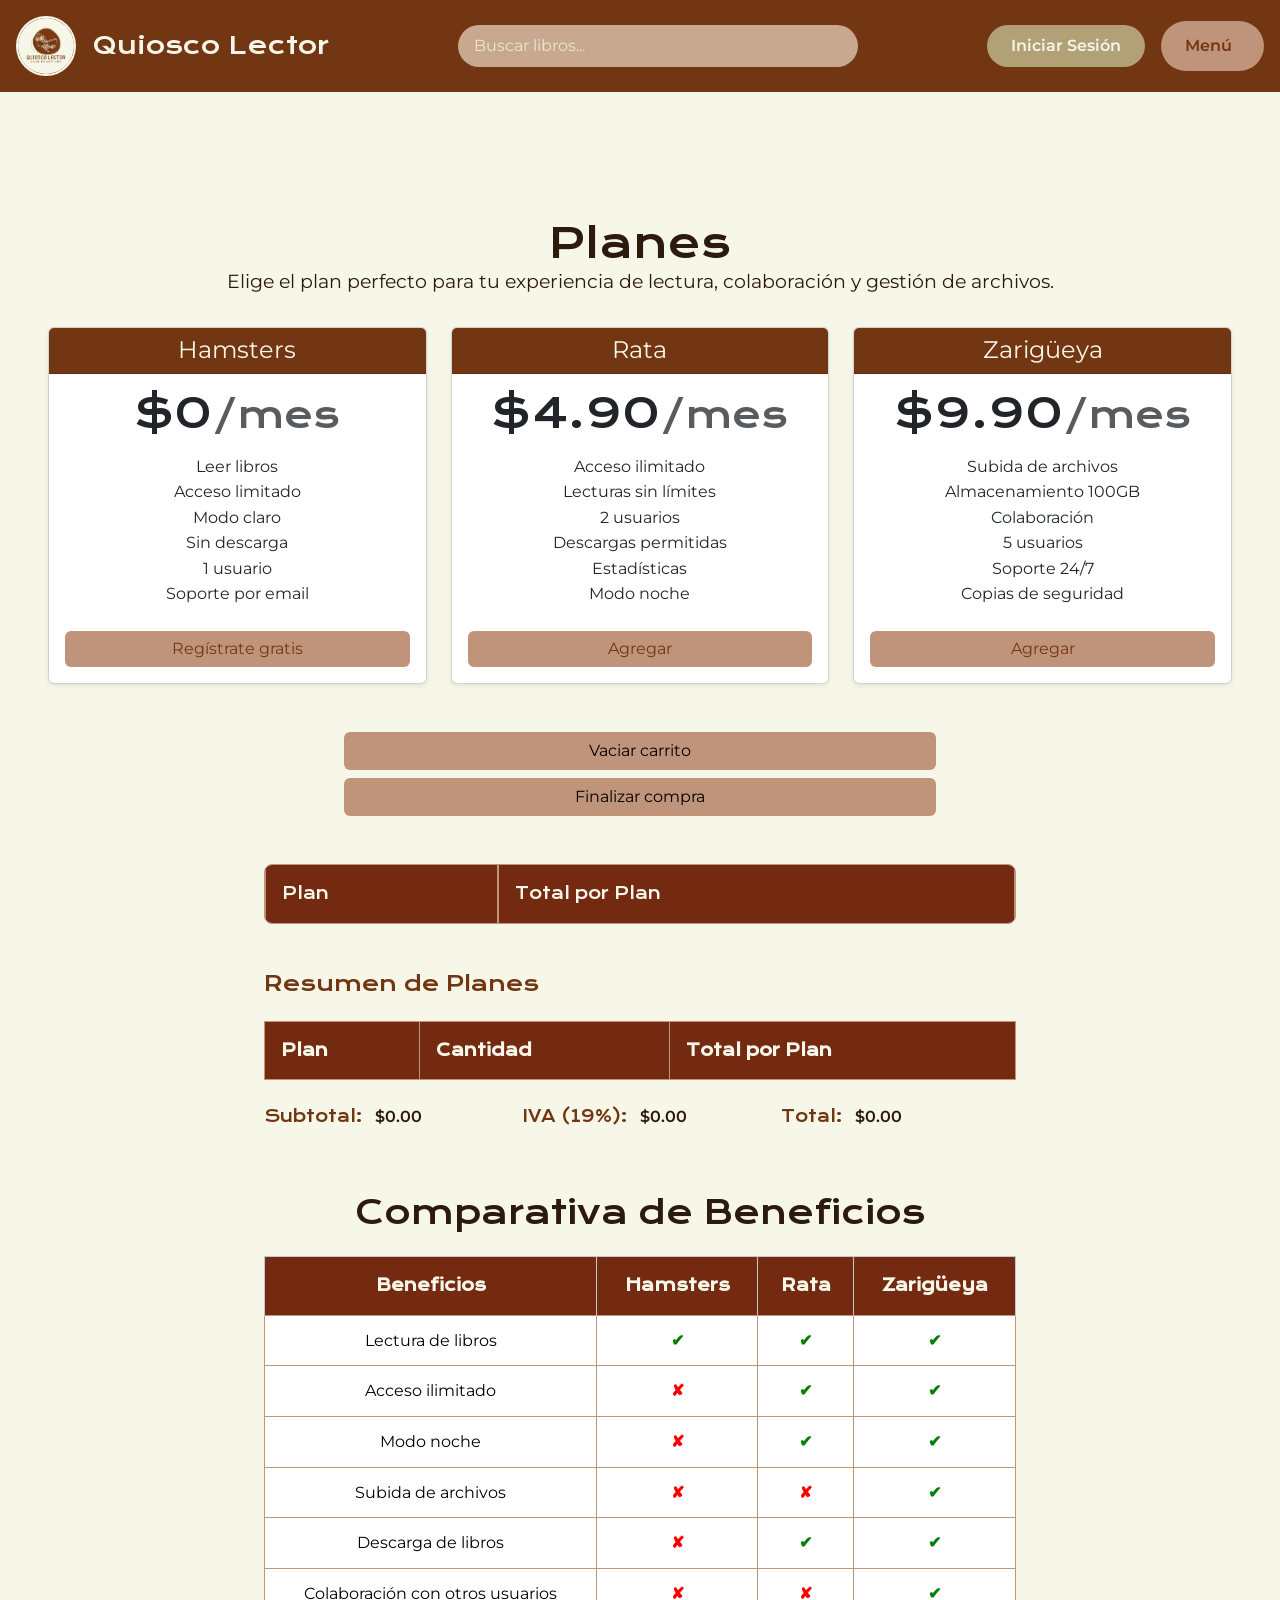
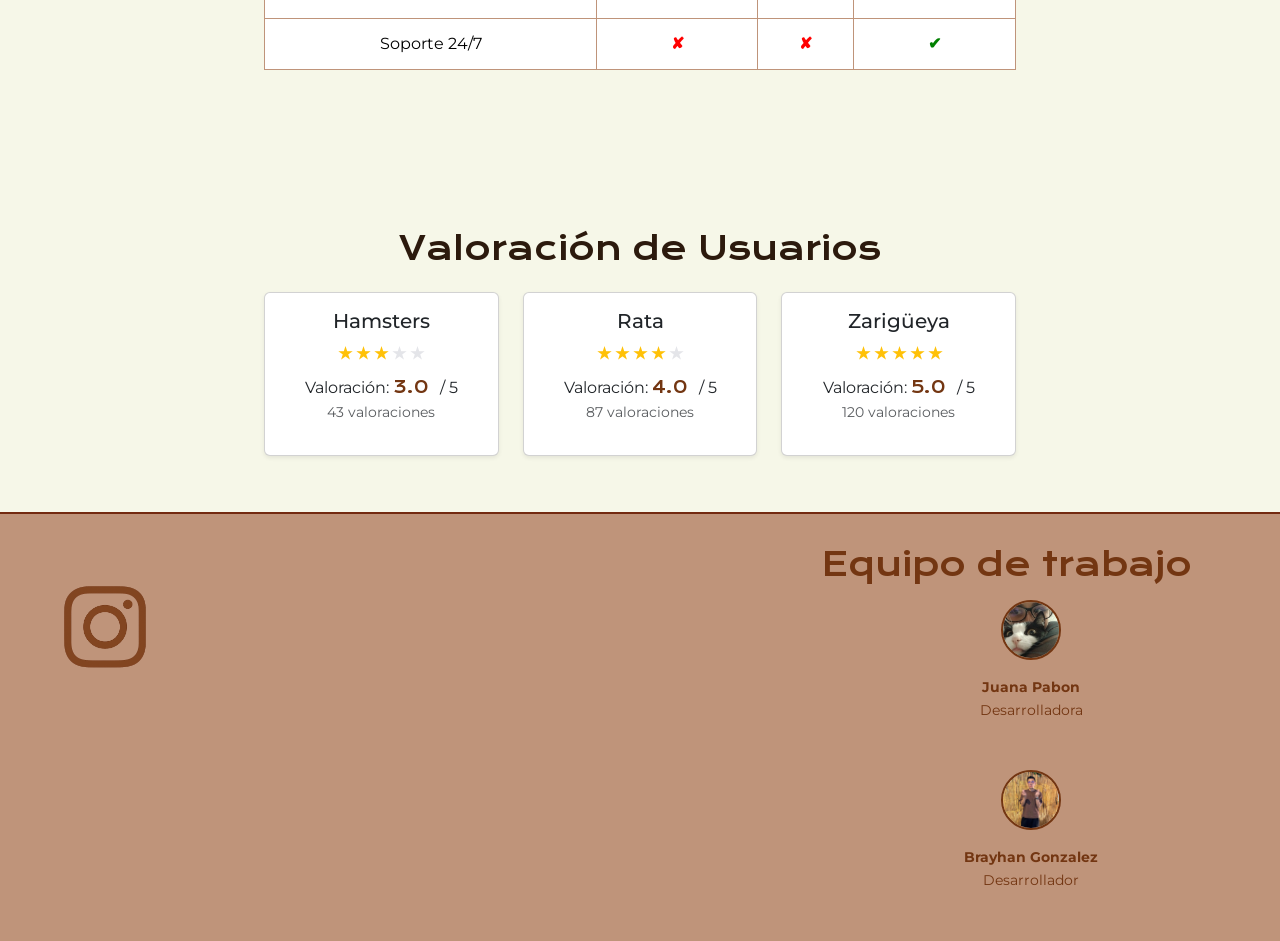
<file: planes.html>
<!DOCTYPE html>
<html lang="es-co">

<head>
  <meta charset="utf-8">
  <title>Planes</title>
  <link href="https://cdn.jsdelivr.net/npm/bootstrap@5.0.0/dist/css/bootstrap.min.css" rel="stylesheet">
  <link href="styles/style.css" rel="stylesheet">
</head>

<body>
  <header>
    <div class="header-container">
      <div class="logo-title">
        <a href="index.html" target="_blank">
          <img src="img/logo_quiosco.jpg" alt="Logo Quiosco" class="logo-circular"></a>
        <h1 class="titulo-quiosco">Quiosco Lector</h1>
      </div>

      <form class="search-form" role="search">
        <input type="search" placeholder="Buscar libros..." aria-label="Buscar libros">
      </form>

      <div class="user-actions">
        <button id="btn-login" class="btn-login">Iniciar Sesión</button>

        <div class="dropdown-menu-container" id="main-dropdown">
          <button class="dropdown-menu-button">Menú <i class="fas fa-chevron-down"></i></button>
          <div class="dropdown-menu-content">
            <a href="index.html">Inicio</a>
            <a href="leer.html">Libros</a>
            <a href="metodo.html">Método Pomodoro</a>
            <a href="subir.html">Subir Archivos</a>
          </div>
        </div>
      </div>

      <button class="menu-toggle" id="menu-toggle">
        <i class="fas fa-bars"></i>
      </button>
    </div>
  </header>

  <script src="js/planes.js"></script>

  <section>
    <div class="container py-5" id="planes">
      <h1 class="text-center mb-2 krona">Planes</h1>
      <p class="subtitulo-planes">Elige el plan perfecto para tu experiencia de lectura, colaboración y gestión de
        archivos.</p>

      <div class="row row-cols-1 row-cols-md-3 mb-3 text-center">
        <div class="col">
          <div class="card mb-4 shadow-sm">
            <div class="card-header header-personalizado">
              <h4 class="my-0 fw-normal">Hamsters</h4>
            </div>
            <div class="card-body">
              <h1 class="card-title pricing-card-title">$0<small class="text-muted">/mes</small></h1>
              <ul class="list-unstyled mt-3 mb-4">
                <li>Leer libros</li>
                <li>Acceso limitado</li>
                <li>Modo claro</li>
                <li>Sin descarga</li>
                <li>1 usuario</li>
                <li>Soporte por email</li>
              </ul>
              <a class="btn btn-terciario" href="registro.html" data-nombre="Hamsters" data-precio="0">Regístrate
                gratis</a>
            </div>
          </div>
        </div>

        <div class="col">
          <div class="card mb-4 shadow-sm">
            <div class="card-header header-personalizado">
              <h4 class="my-0 fw-normal">Rata</h4>
            </div>
            <div class="card-body">
              <h1 class="card-title pricing-card-title">$4.90<small class="text-muted">/mes</small></h1>
              <ul class="list-unstyled mt-3 mb-4">
                <li>Acceso ilimitado</li>
                <li>Lecturas sin límites</li>
                <li>2 usuarios</li>
                <li>Descargas permitidas</li>
                <li>Estadísticas</li>
                <li>Modo noche</li>
              </ul>
              <button class="btn btn-terciario agregar" data-nombre="Rata" data-precio="20000">Agregar</button>
            </div>
          </div>
        </div>

        <div class="col">
          <div class="card mb-4 shadow-sm">
            <div class="card-header header-personalizado">
              <h4 class="my-0 fw-normal">Zarigüeya</h4>
            </div>
            <div class="card-body">
              <h1 class="card-title pricing-card-title">$9.90<small class="text-muted">/mes</small></h1>
              <ul class="list-unstyled mt-3 mb-4">
                <li>Subida de archivos</li>
                <li>Almacenamiento 100GB</li>
                <li>Colaboración</li>
                <li>5 usuarios</li>
                <li>Soporte 24/7</li>
                <li>Copias de seguridad</li>
              </ul>
              <button class="btn btn-terciario agregar" data-nombre="Zarigüeya" data-precio="41000">Agregar</button>
            </div>
          </div>
        </div>
      </div>

      <div class="d-grid gap-2 col-6 mx-auto mt-4">
        <button class="btn btn-agregar" onclick="vaciarCarrito()">Vaciar carrito</button>
        <button class="btn btn-agregar" onclick="finalizarCompra()">Finalizar compra</button>
      </div>

      <div class="container mt-5">
        <table class="table table-bordered table-custom">
          <thead>
            <tr>
              <th>Plan</th>
              <th>Total por Plan</th>
            </tr>
          </thead>
          <tbody id="tabla-carrito"></tbody>
        </table>

        <h4 class="mt-5">Resumen de Planes</h4>
        <table class="table table-bordered">
          <thead>
            <tr>
              <th>Plan</th>
              <th>Cantidad</th>
              <th>Total por Plan</th>
            </tr>
          </thead>
          <tbody id="tablaLicencias"></tbody>
        </table>

        <div class="row">
          <div class="col-md-4"><strong>Subtotal:</strong> <span id="subtotal">$0.00</span></div>
          <div class="col-md-4"><strong>IVA (19%):</strong> <span id="iva">$0.00</span></div>
          <div class="col-md-4"><strong>Total:</strong> <span id="total">$0.00</span></div>
        </div>
      </div>

      <div class="container mt-5">
        <h2 class="text-center mb-4">Comparativa de Beneficios</h2>
        <table class="table table-bordered tabla-comparativa">
          <thead class="table-light">
            <tr>
              <th>Beneficios</th>
              <th>Hamsters</th>
              <th>Rata</th>
              <th>Zarigüeya</th>
            </tr>
          </thead>
          <tbody>
            <tr>
              <td>Lectura de libros</td>
              <td class="check">✔</td>
              <td class="check">✔</td>
              <td class="check">✔</td>
            </tr>
            <tr>
              <td>Acceso ilimitado</td>
              <td class="cross">✘</td>
              <td class="check">✔</td>
              <td class="check">✔</td>
            </tr>
            <tr>
              <td>Modo noche</td>
              <td class="cross">✘</td>
              <td class="check">✔</td>
              <td class="check">✔</td>
            </tr>
            <tr>
              <td>Subida de archivos</td>
              <td class="cross">✘</td>
              <td class="cross">✘</td>
              <td class="check">✔</td>
            </tr>
            <tr>
              <td>Descarga de libros</td>
              <td class="cross">✘</td>
              <td class="check">✔</td>
              <td class="check">✔</td>
            </tr>
            <tr>
              <td>Colaboración con otros usuarios</td>
              <td class="cross">✘</td>
              <td class="cross">✘</td>
              <td class="check">✔</td>
            </tr>
            <tr>
              <td>Soporte 24/7</td>
              <td class="cross">✘</td>
              <td class="cross">✘</td>
              <td class="check">✔</td>
            </tr>
          </tbody>
        </table>
      </div>
    </div>
    <div class="container mt-5">
      <h2 class="text-center mb-4">Valoración de Usuarios</h2>
      <div class="row justify-content-center">

        <div class="col-md-4 mb-4">
          <div class="card text-center shadow-sm">
            <div class="card-body">
              <h5 class="card-title">Hamsters</h5>
              <div class="mb-2">
                <span class="text-warning">★</span>
                <span class="text-warning">★</span>
                <span class="text-warning">★</span>
                <span class="text-secondary">★</span>
                <span class="text-secondary">★</span>
              </div>
              <p class="mb-0">Valoración: <strong>3.0</strong> / 5</p>
              <p class="text-muted small">43 valoraciones</p>
            </div>
          </div>
        </div>

        <div class="col-md-4 mb-4">
          <div class="card text-center shadow-sm">
            <div class="card-body">
              <h5 class="card-title">Rata</h5>
              <div class="mb-2">
                <span class="text-warning">★</span>
                <span class="text-warning">★</span>
                <span class="text-warning">★</span>
                <span class="text-warning">★</span>
                <span class="text-secondary">★</span>
              </div>
              <p class="mb-0">Valoración: <strong>4.0</strong> / 5</p>
              <p class="text-muted small">87 valoraciones</p>
            </div>
          </div>
        </div>

        <div class="col-md-4 mb-4">
          <div class="card text-center shadow-sm">
            <div class="card-body">
              <h5 class="card-title">Zarigüeya</h5>
              <div class="mb-2">
                <span class="text-warning">★</span>
                <span class="text-warning">★</span>
                <span class="text-warning">★</span>
                <span class="text-warning">★</span>
                <span class="text-warning">★</span>
              </div>
              <p class="mb-0">Valoración: <strong>5.0</strong> / 5</p>
              <p class="text-muted small">120 valoraciones</p>
            </div>
          </div>
        </div>
      </div>
    </div>
  </section>

  <footer>
    <div class="equipo">
      <div class="instagram">
        <a href="https://www.instagram.com/quioscolector?igsh=cWJxZHMweTM3emQw" target="_blank">
          <img src="img/instagram.png" alt="Instagram" class="instagram-logo">
        </a>
      </div>

      <div class="team-content">
        <h2>Equipo de trabajo</h2>
        <div class="miembros-container">
          <div class="miembro">
            <a href="https://www.instagram.com/tmq_juana?igsh=MWVndml1ZWd1emZlYw==" target="_blank">
              <img src="img/foto_juana.jpg" alt="Juana Pabon">
            </a>
            <p><strong>Juana Pabon</strong><br>Desarrolladora</p>
          </div>
          <div class="miembro">
            <a href="https://www.instagram.com/brayhan208/" target="_blank">
              <img src="img/foto_brayhan.jpg" alt="Brayhan Gonzalez">
            </a>
            <p><strong>Brayhan Gonzalez</strong><br>Desarrollador</p>
          </div>
        </div>
      </div>
    </div>
  </footer>

  <script src="js/carrito.js"></script>

</body>

</html>
</file>
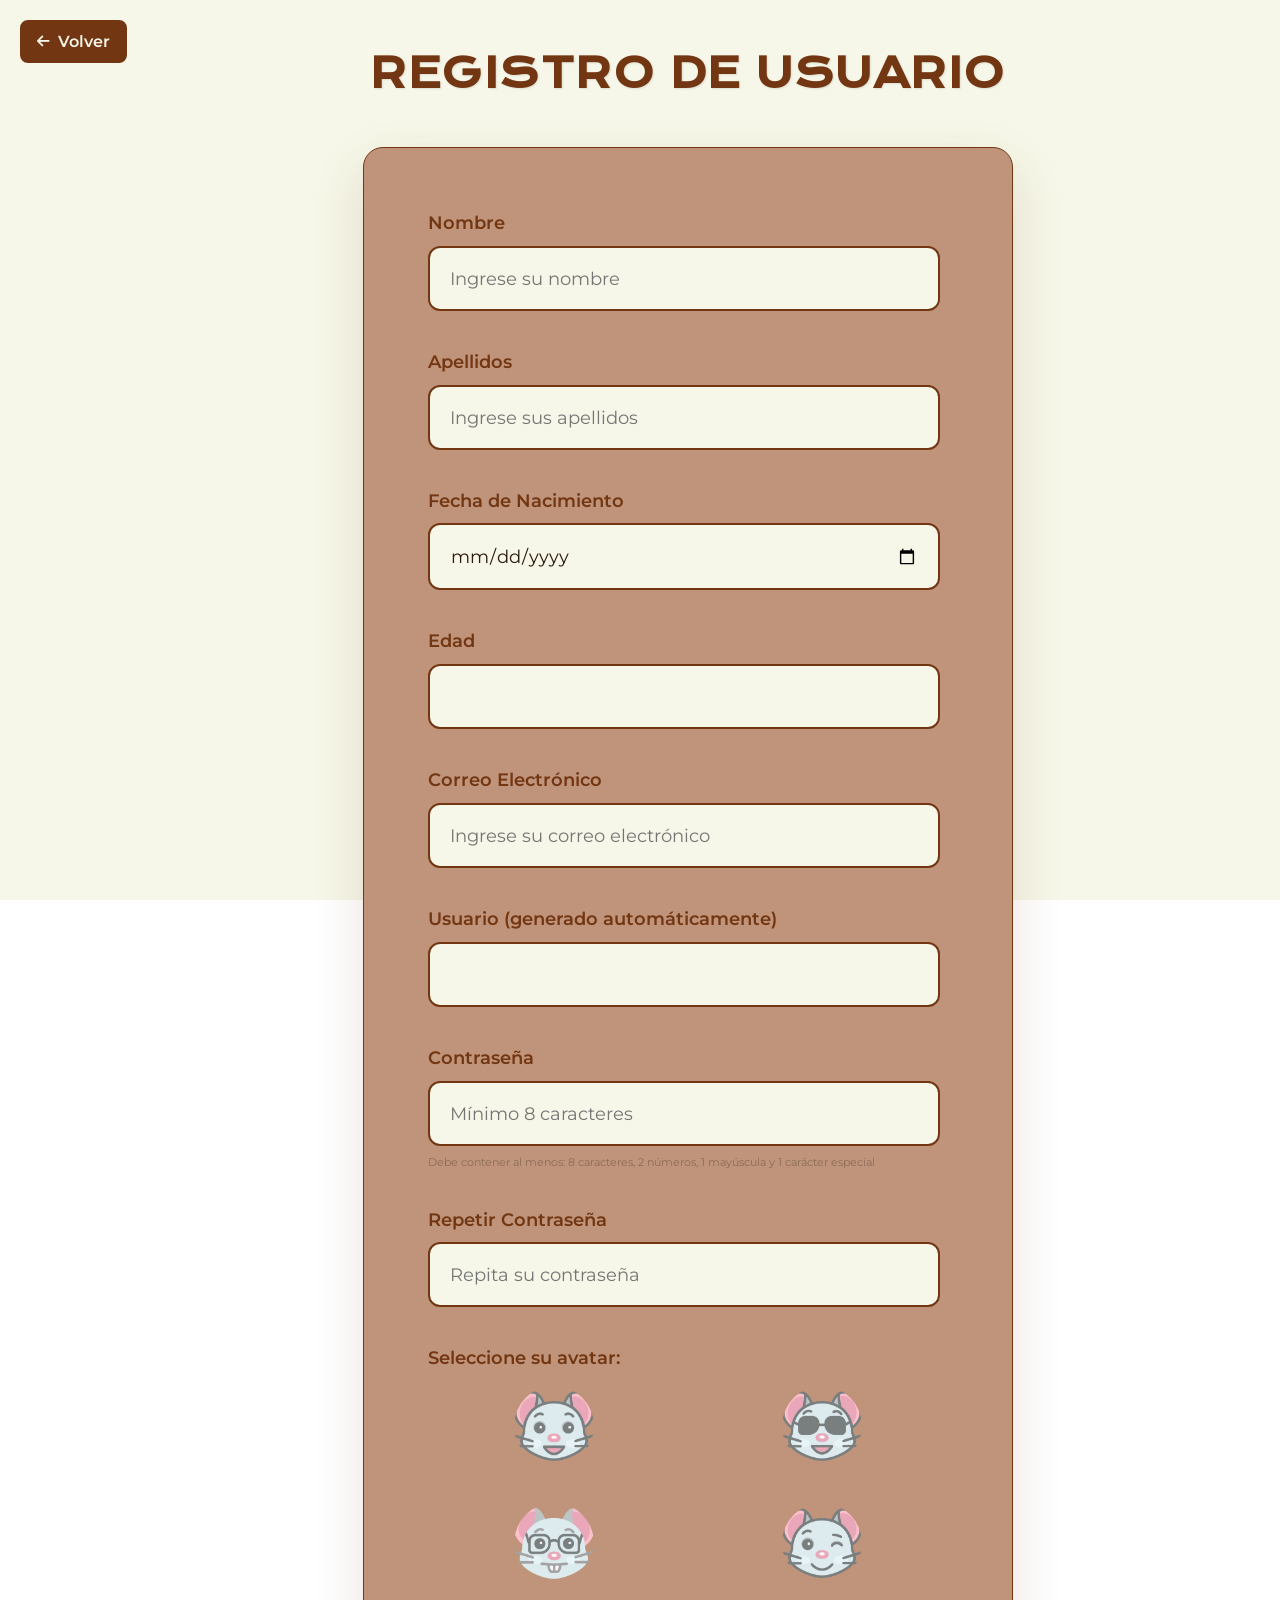
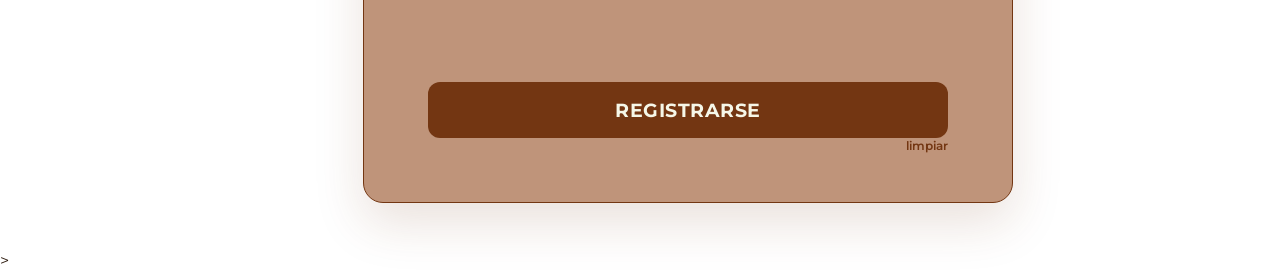
<file: registro.html>
<!DOCTYPE html>
<html lang="es-co">

<head>
  <meta charset="UTF-8">
  <meta name="viewport" content="width=device-width, initial-scale=1.0">
  <title>Registro</title>
  <link rel="stylesheet" href="styles/styleform.css">
  <link href="https://fonts.googleapis.com/css2?family=Krona+One&display=swap" rel="stylesheet">
  <link href="https://fonts.googleapis.com/css2?family=Montserrat:ital,wght@0,100..900;1,100..900&display=swap"
    rel="stylesheet">
  <link rel="stylesheet" href="https://cdnjs.cloudflare.com/ajax/libs/font-awesome/6.0.0-beta3/css/all.min.css">
</head>

<body>
  <a href="login.html" class="back-button">
    <i class="fas fa-arrow-left"></i> Volver
  </a>

  <section>
    <div class="container">
      <div class="row">
        <div class="col-md-4"></div>
        <div class="col-md-4 mt-5">
          <h3 class="card-title text-center">Registro de Usuario</h3>
          <div class="card-text">
            <form id="registroForm">
              <!-- Datos personales -->
              <div class="form-group">
                <label for="nombre">Nombre</label>
                <input type="text" class="form-control" id="nombre" name="nombre" placeholder="Ingrese su nombre"
                  required>
                <small class="error-message" id="nombreError"></small>
              </div>

              <div class="form-group">
                <label for="apellidos">Apellidos</label>
                <input type="text" class="form-control" id="apellidos" name="apellidos"
                  placeholder="Ingrese sus apellidos" required>
                <small class="error-message" id="apellidosError"></small>
              </div>

              <div class="form-group">
                <label for="fechaNacimiento">Fecha de Nacimiento</label>
                <input type="date" class="form-control" id="fechaNacimiento" name="fechaNacimiento" required>
                <small class="error-message" id="fechaError"></small>
              </div>

              <div class="form-group">
                <label for="edad">Edad</label>
                <input type="number" class="form-control" id="edad" name="edad" readonly>
              </div>

              <!-- Datos de cuenta -->
              <div class="form-group">
                <label for="email">Correo Electrónico</label>
                <input type="email" class="form-control" id="email" name="email"
                  placeholder="Ingrese su correo electrónico" required>
                <small class="error-message" id="emailError"></small>
              </div>

              <div class="form-group">
                <label for="usuario">Usuario (generado automáticamente)</label>
                <input type="text" class="form-control" id="usuario" name="usuario" readonly>
              </div>

              <div class="form-group">
                <label for="password">Contraseña</label>
                <input type="password" class="form-control" id="password" name="password"
                  placeholder="Mínimo 8 caracteres" required>
                <small class="error-message" id="passwordError"></small>
                <div class="password-requirements">
                  <small>Debe contener al menos: 8 caracteres, 2 números, 1 mayúscula y 1 carácter especial</small>
                </div>
              </div>

              <div class="form-group">
                <label for="confirmPassword">Repetir Contraseña</label>
                <input type="password" class="form-control" id="confirmPassword" name="confirmPassword"
                  placeholder="Repita su contraseña" required>
                <small class="error-message" id="confirmError"></small>
              </div>

              <!-- Selección de avatar -->
              <div class="form-group">
                <label>Seleccione su avatar:</label>
                <div class="avatar-options">
                  <div class="avatar-option">
                    <input type="radio" id="avatar1" name="avatar" value="avatar1.png" required>
                    <label for="avatar1">
                      <img src="img/avatars/avatar1.png" alt="Avatar 1">
                    </label>
                  </div>
                  <div class="avatar-option">
                    <input type="radio" id="avatar2" name="avatar" value="avatar2.png">
                    <label for="avatar2">
                      <img src="img/avatars/avatar2.png" alt="Avatar 2">
                    </label>
                  </div>
                  <div class="avatar-option">
                    <input type="radio" id="avatar3" name="avatar" value="avatar3.png">
                    <label for="avatar3">
                      <img src="img/avatars/avatar3.png" alt="Avatar 3">
                    </label>
                  </div>
                  <div class="avatar-option">
                    <input type="radio" id="avatar4" name="avatar" value="avatar4.png">
                    <label for="avatar4">
                      <img src="img/avatars/avatar4.png" alt="Avatar 4">
                    </label>
                  </div>
                </div>
              </div>

              <button type="submit" class="btn btn-primary btn-block" id="btnRegistrar" disabled>Registrarse</button>
              <br> <a href="registro.html" style="float:right;font-size:12px;">limpiar</a>
            </form>
          </div>
        </div>
      </div>
    </div>
  </section>

  <script src="js/registro.js"></script>>

</body>

</html>
</file>
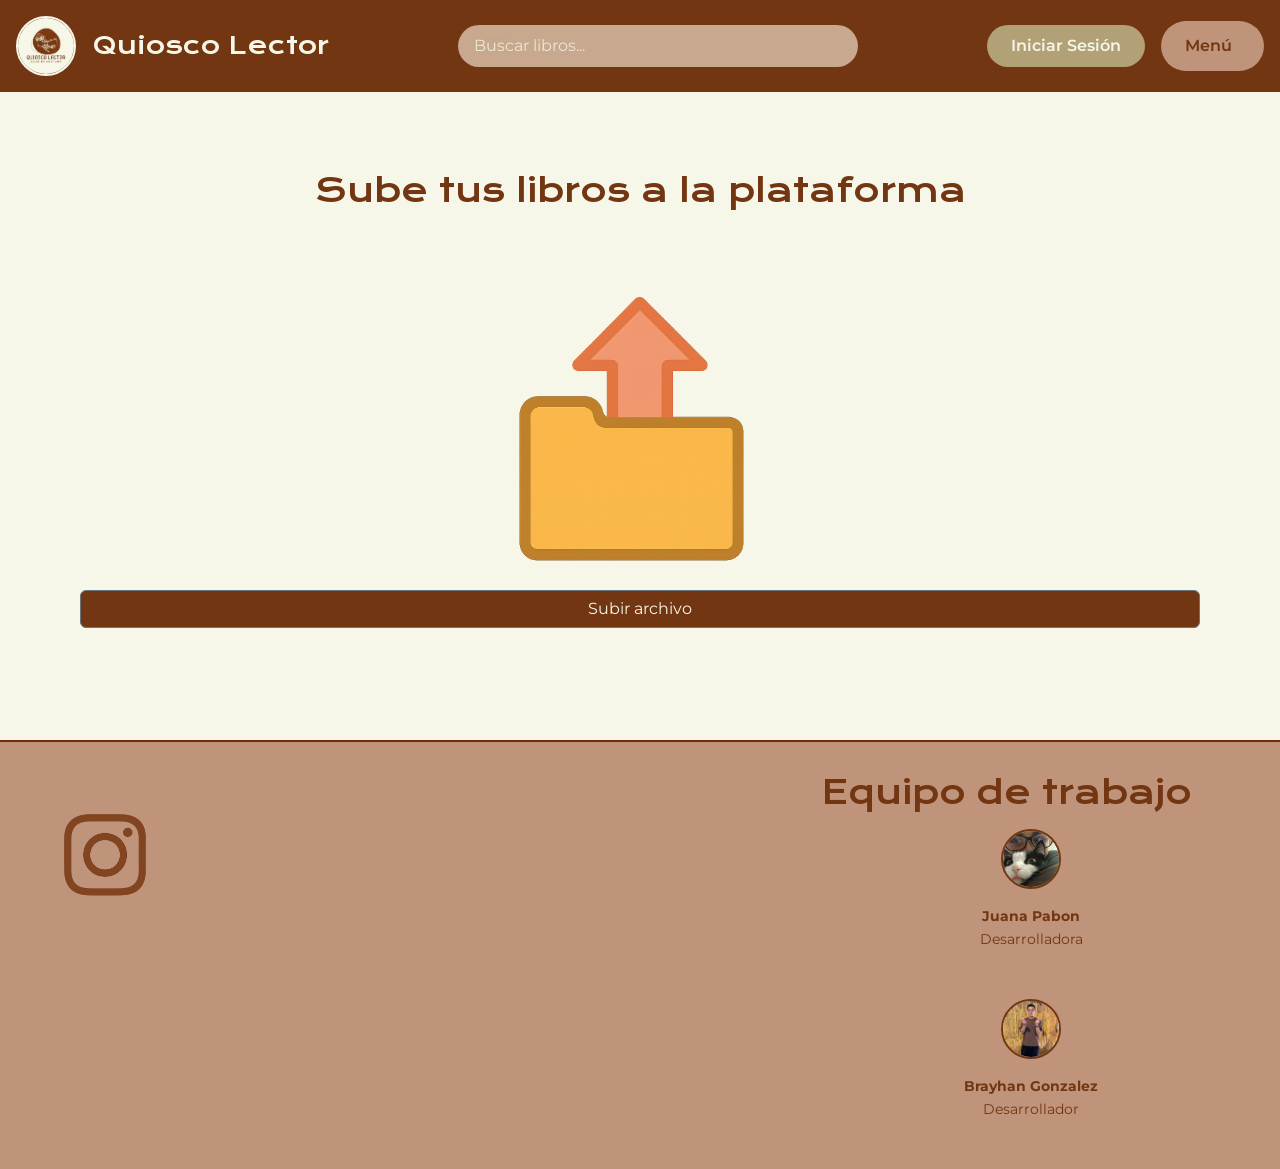
<file: subir.html>
<!DOCTYPE html>
<html lang="es-co">

<head>
    <meta charset="utf-8">
    <title>Subir Archivos</title>
    <link href="https://cdn.jsdelivr.net/npm/bootstrap@5.0.0/dist/css/bootstrap.min.css" rel="stylesheet">
    <link href="styles/style.css" rel="stylesheet">
</head>

<body>
    <header>
        <div class="header-container">
            <div class="logo-title">
                <a href="index.html" target="_blank">
                    <img src="img/logo_quiosco.jpg" alt="Logo Quiosco" class="logo-circular"></a>
                <h1 class="titulo-quiosco">Quiosco Lector</h1>
            </div>

            <form class="search-form" role="search">
                <input type="search" placeholder="Buscar libros..." aria-label="Buscar libros">
            </form>

            <div class="user-actions">
                <button id="btn-login" class="btn-login">Iniciar Sesión</button>

                <!-- Main dropdown menu -->
                <div class="dropdown-menu-container" id="main-dropdown">
                    <button class="dropdown-menu-button">
                        Menú <i class="fas fa-chevron-down"></i>
                    </button>
                    <div class="dropdown-menu-content">
                        <a href="index.html">Inicio</a>
                        <a href="planes.html">Ver Planes</a>
                        <a href="leer.html">Libros</a>
                        <a href="metodo.html">Método Pomodoro</a>
                    </div>
                </div>
            </div>

            <!-- Mobile menu toggle -->
            <button class="menu-toggle" id="menu-toggle">
                <i class="fas fa-bars"></i>
            </button>
        </div>
    </header>

    <main>
        <section class="upload-section text-center mt-5 mb-5 beneficios">
            <h2>Sube tus libros a la plataforma</h2>
            <div class="container d-flex flex-column align-items-center">
                <img src="img/icono_archivos.png" alt="Subir archivo"
                    style="width: 300px; height: 300px; object-fit: cover;">
                <button class="btn btn-secondary"
                    onclick="alert('Función en desarrollo, pronto estará disponible.')">Subir archivo</button>
            </div>
        </section>
    </main>

    <footer>
        <div class="equipo">
            <div class="instagram">
                <a href="https://www.instagram.com/quioscolector?igsh=cWJxZHMweTM3emQw" target="_blank">
                    <img src="img/instagram.png" alt="Instagram" class="instagram-logo">
                </a>
            </div>

            <div class="team-content">
                <h2>Equipo de trabajo</h2>
                <div class="miembros-container">
                    <div class="miembro">
                        <a href="https://www.instagram.com/tmq_juana?igsh=MWVndml1ZWd1emZlYw==" target="_blank">
                            <img src="img/foto_juana.jpg" alt="Juana Pabon">
                        </a>
                        <p><strong>Juana Pabon</strong><br>Desarrolladora</p>
                    </div>
                    <div class="miembro">
                        <a href="https://www.instagram.com/brayhan208/" target="_blank">
                            <img src="img/foto_brayhan.jpg" alt="Brayhan Gonzalez">
                        </a>
                        <p><strong>Brayhan Gonzalez</strong><br>Desarrollador</p>
                    </div>
                </div>
            </div>
        </div>
    </footer>
</body>

<script src="js/subir.js"></script>

</html>
</file>
<file: styles/style.css>
@import url('https://fonts.googleapis.com/css2?family=Krona+One&display=swap');
@import url('https://fonts.googleapis.com/css2?family=Montserrat:ital,wght@0,100..900;1,100..900&display=swap');

/* ===== VARIABLES Y RESET ===== */
:root {
  --color-primario: #F6F7E8;
  --color-secundario: #733612;
  --color-terciario: #BF947A;
  --color-hover: #732A10;
  --color-login: #b2a077;
  --color-perfil: #BF947A;
  --color-licencias: #8c6b56;
  --color-texto: #2c1a0d;
  --color-fondo-busqueda: #c8a88e;

  --fuente-montserrat: "Montserrat", sans-serif;
  --fuente-krona: "Krona One", sans-serif;
}






* {
  padding: 0;
  margin: 0;
  box-sizing: border-box;
}

body {
  font-family: var(--fuente-montserrat);
  background-color: var(--color-primario);
  color: var(--color-texto);
  line-height: 1.6;
}

/* ===== HEADER ===== */
.header-container {
  display: flex;
  justify-content: space-between;
  align-items: center;
  padding: 1rem;
  background-color: var(--color-secundario);
  color: var(--color-primario);
  position: relative;
}

.logo-title {
  display: flex;
  align-items: center;
  gap: 1rem;
  z-index: 10;
}

.titulo-quiosco {
  color: var(--color-primario);
  margin: 0;
  font-size: 1.5rem;
  font-family: var(--fuente-krona);
}

.logo-circular {
  width: 60px;
  height: 60px;
  border-radius: 50%;
  object-fit: cover;
  border: 2px solid var(--color-primario);
}

/* ===== MENÚ DESPLEGABLE ===== */
.dropdown-menu-container {
  position: relative;
  display: inline-block;
}

.dropdown-menu-button {
  background-color: var(--color-terciario);
  color: var(--color-secundario);
  padding: 0.75rem 1.5rem;
  border: none;
  border-radius: 25px;
  font-weight: 600;
  cursor: pointer;
  display: flex;
  align-items: center;
  gap: 0.5rem;
  transition: all 0.3s ease;
  font-family: var(--fuente-montserrat);
}

.dropdown-menu-button:hover {
  background-color: var(--color-hover);
  color: var(--color-primario);
}

.dropdown-menu-content {
  display: none;
  position: absolute;
  right: 0;
  background-color: var(--color-primario);
  min-width: 200px;
  box-shadow: 0 8px 16px rgba(0, 0, 0, 0.2);
  border-radius: 8px;
  z-index: 100;
  border: 1px solid var(--color-terciario);
  overflow: hidden;
}

.dropdown-menu-container.show .dropdown-menu-content {
  display: block;
}

.dropdown-menu-content a {
  color: var(--color-secundario);
  padding: 0.75rem 1rem;
  text-decoration: none;
  display: block;
  transition: background-color 0.2s;
  font-family: var(--fuente-montserrat);
}

.dropdown-menu-content a:hover {
  background-color: var(--color-terciario);
  color: var(--color-primario);
}

/* ===== USER ACTIONS ===== */
.user-actions {
  display: flex;
  align-items: center;
  gap: 1rem;
}

.btn-login {
  padding: 0.5rem 1.5rem;
  border-radius: 25px;
  background-color: var(--color-login);
  color: var(--color-primario);
  border: none;
  font-weight: 600;
  cursor: pointer;
  transition: all 0.3s ease;
  font-family: var(--fuente-montserrat);
}

.btn-login:hover {
  background-color: var(--color-secundario);
  color: var(--color-hover);
}

/* ===== SEARCH FORM ===== */
.search-form {
  flex-grow: 1;
  max-width: 400px;
  margin: 0 1rem;
}

.search-form input[type="search"] {
  width: 100%;
  padding: 0.5rem 1rem;
  border: none;
  border-radius: 25px;
  background-color: var(--color-fondo-busqueda);
  color: var(--color-primario);
  font-family: var(--fuente-montserrat);
  font-size: 1rem;
  outline: none;
  transition: background-color 0.3s ease;
}

.search-form input[type="search"]::placeholder {
  color: var(--color-primario);
  opacity: 0.8;
}

.search-form input[type="search"]:focus {
  background-color: var(--color-hover);
}

/* ===== MOBILE MENU ===== */
.menu-toggle {
  display: none;
  background: none;
  border: none;
  color: var(--color-primario);
  font-size: 1.5rem;
  cursor: pointer;
}

/* ===== MAIN CONTENT ===== */
main {
  padding: 2rem;
}

/* ===== BENEFICIOS SECTION ===== */
.beneficios {
  margin-bottom: 3rem;
}

.beneficios h2 {
  margin-bottom: 1.5rem;
  color: var(--color-secundario);
  font-family: var(--fuente-krona);
}

.beneficios ul {
  list-style: none;
  margin-bottom: 2rem;
}

.beneficios li {
  margin-bottom: 0.8rem;
  padding-left: 1.5rem;
  position: relative;
}

.beneficios li::before {
  content: "•";
  position: absolute;
  left: 0;
  color: var(--color-terciario);
}

.caracteristicas-app {
  display: flex;
  justify-content: space-between;
  gap: 2rem;
  background-color: var(--color-primario);
  padding: 1.5rem;
  border-radius: 1rem;
  margin: 2rem 0;
  box-shadow: 0 3px 10px rgba(115, 54, 18, 0.1);
  border: 1px solid var(--color-terciario);
}

.caracteristica {
  text-align: center;
  flex: 1;
}

.caracteristica img {
  width: 80px;
  height: 80px;
  margin-bottom: 1rem;
  transition: transform 0.3s ease;
}

.caracteristica:hover img {
  transform: scale(1.1);
}

/* ===== LIBROS SECTION ===== */
.libros {
  margin: 3rem 0;
  width: 100%;
  /* Asegura que ocupe todo el ancho */
}

.libros h2 {
  margin-bottom: 1.5rem;
  color: var(--color-secundario);
  font-family: var(--fuente-krona);
  text-align: center;
  /* Opcional: centrar el título */
}

.libros-grid {
  display: grid;
  grid-template-columns: repeat(auto-fill, minmax(250px, 1fr));
  /* Mínimo 250px, máximo 1fr (espacio disponible) */
  gap: 2rem;
  width: 100%;
  /* Asegura que no haya desbordamiento */
  padding: 0 1rem;
  /* Opcional: margen interno para evitar pegarse a los bordes */
}

.libro {
  background-color: var(--color-primario);
  border: 1px solid var(--color-terciario);
  border-radius: 10px;
  padding: 1rem;
  transition: transform 0.3s ease;
  display: flex;
  flex-direction: column;
  align-items: center;
  /* Centra el contenido del libro */
}

.libro:hover {
  transform: translateY(-5px);
  box-shadow: 0 5px 15px rgba(0, 0, 0, 0.1);
}

.libro img {
  border-radius: 5px;
  margin-bottom: 1rem;
  width: 100px;
  height: 140px;
  object-fit: cover;
  /* Evita que las imágenes se deformen */
}

.libro p {
  text-align: center;
  /* Alinea el texto al centro */
  margin: 0;
  /* Elimina márgenes por defecto */
}

/* ===== CONTACTO SECTION ===== */
.contacto {
  margin: 3rem 0;
}

.contacto h2 {
  margin-bottom: 1.5rem;
  color: var(--color-secundario);
  font-family: var(--fuente-krona);
}

#formulario-contacto {
  display: grid;
  gap: 1rem;
  max-width: 600px;
  margin: 0 auto;
}

#formulario-contacto input,
#formulario-contacto textarea {
  width: 100%;
  padding: 0.8rem;
  border: 1px solid var(--color-terciario);
  border-radius: 5px;
  background-color: var(--color-primario);
  font-family: var(--fuente-montserrat);
}

#formulario-contacto textarea {
  min-height: 150px;
  resize: vertical;
}

#formulario-contacto button {
  padding: 0.8rem 1.5rem;
  background-color: var(--color-terciario);
  color: var(--color-secundario);
  border: none;
  border-radius: 5px;
  cursor: pointer;
  font-weight: 600;
  transition: all 0.3s ease;
}

#formulario-contacto button:hover {
  background-color: var(--color-hover);
  color: var(--color-primario);
}

/* ===== FAQ SECTION ===== */
.faq {
  margin: 3rem 0;
}

.faq h2 {
  margin-bottom: 1.5rem;
  color: var(--color-secundario);
  font-family: var(--fuente-krona);
}

.pregunta {
  margin-left: 6.5rem;
  margin-right: 6.5rem;
  margin-bottom: 1.5rem;
  background-color: var(--color-primario);
  padding: 1.5rem;
  border-radius: 8px;
  border: 1px solid var(--color-terciario);
}

.pregunta h3 {
  color: var(--color-secundario);
  margin-bottom: 0.5rem;
}

/* ===== FOOTER ===== */
footer {
  background-color: var(--color-terciario);
  color: var(--color-secundario);
  padding: 2rem;
  text-align: center;
  border-top: 2px solid var(--color-hover);
}

.equipo {
  max-width: 1200px;
  margin: 0 auto;

}

.equipo h2 {
  margin-bottom: 1.5rem;
  font-family: var(--fuente-krona);
}

.miembros-container {
  display: flex;
  justify-content: center;
  gap: 2rem;
  flex-wrap: wrap;
}

.miembro {
  flex: 0 0 200px;
}

.miembro img {
  width: 100px;
  height: 100px;
  border-radius: 50%;
  object-fit: cover;
  border: 3px solid var(--color-secundario);
  margin-bottom: 0.5rem;
}

.btn-secondary {
  color: var(--color-primario);
  background-color: var(--color-secundario);
}

.btn-secondary:hover {
  color: var(--color-hover);
  background-color: var(--color-terciario);
  transform: scale(1.1);
}

/* ===== RESPONSIVE DESIGN ===== */
@media (max-width: 768px) {
  .header-container {
    flex-wrap: wrap;
  }

  .menu-toggle {
    display: block;
  }

  .dropdown-menu-container {
    width: 100%;
    order: 3;
    margin-top: 1rem;
    display: none;
  }

  .dropdown-menu-container.show {
    display: block;
  }

  .dropdown-menu-content {
    position: static;
    width: 100%;
    box-shadow: none;
    border-radius: 0;
    border: none;
  }

  .search-form {
    order: 1;
    width: 100%;
    margin: 1rem 0;
  }

  .caracteristicas-app {
    flex-direction: column;
  }

  .miembros-container {
    flex-direction: column;
    align-items: center;
  }
}

@media (max-width: 480px) {
  .logo-title {
    flex-direction: column;
    text-align: center;
  }

  .titulo-quiosco {
    font-size: 1.2rem;
  }
}

@media (max-width: 768px) {


  .miembro {
    min-width: 80px;
  }

  .miembro img {
    width: 50px;
    height: 50px;
  }
}

/* Footer Styles */
/* Footer Styles */
footer {
  background-color: var(--color-terciario);
  color: var(--color-secundario);
  padding: 2rem;
  width: 100%;
}

.equipo {
  display: flex;
  justify-content: space-between;
  align-items: flex-start;
  max-width: 1200px;
  margin: 0 auto;
  position: relative;
}

.instagram {
  order: 1;
  /* Esto lo coloca a la izquierda */
}

.instagram-logo {
  width: 130px;
  height: 130px;
  margin-top: 1rem;
  margin-bottom: 1rem;
  transition: transform 0.3s ease;
}

.instagram-logo:hover {
  transform: scale(1.1);
}

.team-content {
  order: 2;
  /* Esto lo coloca a la derecha */
  text-align: right;
}

.team-content h2 {
  font-family: var(--fuente-krona);
  margin-bottom: 1rem;
  margin-right: 3rem;
  color: var(--color-secundario);
}

.miembros-container {
  display: flex;
  justify-content: center;
  gap: 2rem;
}

.miembro {
  text-align: center;
}

.miembro img {
  width: 60px;
  height: 60px;
  border-radius: 50%;
  object-fit: cover;
  border: 2px solid var(--color-secundario);
}

.miembro img:hover {
  transform: scale(1.5);
}

.miembro p {
  margin-top: 0.5rem;
  font-size: 0.9rem;
}

/* Responsive */
@media (max-width: 768px) {
  .equipo {
    flex-direction: column;
    align-items: center;
  }

  .team-content {
    text-align: center;
    margin-top: 1.5rem;
  }

  .miembros-container {
    justify-content: center;
  }

  .instagram {
    margin-bottom: 1rem;
  }
}

/* planes css*/
@import url('https://fonts.googleapis.com/css2?family=Krona+One&display=swap');
@import url('https://fonts.googleapis.com/css2?family=Montserrat:ital,wght@0,100..900;1,100..900&display=swap');

:root {
  --color-primario: #F6F7E8;
  --color-secundario: #733612;
  --color-terciario: #BF947A;
  --color-hover: #732A10;
}

body {
  background-color: var(--color-primario);
  font-family: 'Montserrat', sans-serif;
}

h1,
h2,
h3,

.krona {
  font-family: 'Krona One', sans-serif;
}

.header {
  color: var(--color-secundario);
}

.logo {
  width: 50px;
  height: 50px;
  border-radius: 50%;
  object-fit: cover;
}

.btn-agregar {
  background-color: var(--color-terciario);
  color: rgb(0, 0, 0);
  width: 100%;
}

.btn-agregar:hover {
  background-color: var(--color-hover);
}

.table-custom th,
.table-custom td {
  color: var(--color-secundario);
}

.card-header {
  background-color: var(--color-secundario);
  color: var(--color-primario);
}

.btn {
  width: 100%;
}

.bg-secundario {
  background-color: var(--color-secundario);
}

.titulo-quiosco {
  color: var(--color-primario);
}

.btn-terciario {
  background-color: var(--color-terciario);
  color: var(--color-secundario);
  border: none;
  transition: background-color 0.3s ease, color 0.3s ease;
}

.btn-terciario:hover {
  background-color: var(--color-hover);
  color: white;
}

input[type="number"] {
  width: 100%;
}

.container {
  width: 100%;
  max-width: 1400px;
  margin: 5rem auto;
  padding: 0 3rem;
}

/* ===== ESTILOS PARA TABLAS DE PLANES ===== */
.container.mt-5 {
  max-width: 800px;
  margin: 2rem auto;
  padding: 0 1.5rem;
}

.table-custom {
  width: 100%;
  border-collapse: separate;
  border-spacing: 0;
  margin-bottom: 2rem;
  background-color: var(--color-primario);
  border: 1px solid var(--color-terciario);
  border-radius: 8px;
  overflow: hidden;
}

.table-custom th {
  background-color: var(--color-secundario);
  color: var(--color-primario);
  font-family: var(--fuente-krona);
  font-weight: normal;
  padding: 1rem;
  text-align: left;
}

.table-custom td {
  padding: 1rem;
  border-top: 1px solid var(--color-terciario);
  color: var(--color-texto);
}

.table-custom tbody tr:first-child td {
  border-top: none;
}

.table-custom tbody tr:hover {
  background-color: rgba(191, 148, 122, 0.1);
}

.table-bordered {
  border: 1px solid var(--color-terciario);
  border-radius: 8px;
}

.table-bordered th {
  background-color: var(--color-hover);
  color: var(--color-primario);
  font-family: var(--fuente-krona);
  padding: 1rem;
}

.table-bordered td {
  padding: 0.75rem 1rem;
  border-top: 1px solid var(--color-terciario);
}

h4.mt-5 {
  font-family: var(--fuente-krona);
  color: var(--color-secundario);
  margin: 2.5rem 0 1.5rem;
  font-size: 1.3rem;
}

.row {
  display: flex;
  flex-wrap: wrap;
  margin: 1.5rem -0.75rem;
}

.col-md-4 {
  flex: 0 0 33.333%;
  max-width: 33.333%;
  padding: 0 0.75rem;
  margin-bottom: 1rem;
}

.col-md-4 strong {
  font-family: var(--fuente-krona);
  color: var(--color-secundario);
  font-weight: normal;
  display: inline-block;
  margin-right: 0.5rem;
}

.col-md-4 span {
  color: var(--color-texto);
  font-weight: 600;
}

/* Responsive */
@media (max-width: 768px) {

  .table-custom,
  .table-bordered {
    display: block;
    overflow-x: auto;
  }

  .col-md-4 {
    flex: 0 0 100%;
    max-width: 100%;
  }
}

/**/


/* ===== PERFIL SIMPLE - ESTILO IMAGEN ===== */
.rating-stars {
  display: flex;
  gap: 5px;
}

.star {
  font-size: 1.5rem;
  color: #ccc;
  cursor: pointer;
  transition: color 0.2s;
}

.star:hover,
.star.active {
  color: #FFD700;
  /* Color dorado para estrellas activas */
}

.rating-value {
  margin-left: 10px;
  font-weight: bold;
  color: var(--color-secundario);
  min-width: 20px;
  text-align: center;
}

.perfil-simple-container {
  max-width: 800px;
  margin: 2rem auto;
  padding: 2rem;
  background-color: var(--color-primario);
  border-radius: 10px;
  box-shadow: 0 4px 8px rgba(115, 54, 18, 0.1);
  border: 4px solid var(--color-hover);
  font-family: var(--fuente-montserrat);
  color: var(--color-texto);
}

.perfil-simple-header {
  margin-bottom: 1.5rem;
}

.perfil-simple-titulo {
  font-family: var(--fuente-krona);
  color: var(--color-secundario);
  font-size: 1.5rem;
  margin-bottom: 0.5rem;
}

.perfil-simple-subtitulo {
  color: var(--color-terciario);
  font-size: 0.9rem;
}

.perfil-simple-info-grid {
  display: grid;
  grid-template-columns: repeat(2, 1fr);
  gap: 1rem;
  margin-bottom: 2rem;
}

.perfil-simple-info-item {
  display: flex;
  flex-direction: column;
}

.perfil-simple-info-label {
  font-weight: 600;
  color: var(--color-secundario);
  margin-bottom: 0.3rem;
  font-size: 0.9rem;
}

.perfil-simple-info-value {
  padding: 0.5rem;
  background-color: rgba(191, 148, 122, 0.1);
  border-radius: 5px;
  border-left: 3px solid var(--color-terciario);
}

.perfil-simple-seccion {
  margin-bottom: 1.5rem;
}

.perfil-simple-seccion-titulo {
  font-family: var(--fuente-krona);
  color: var(--color-secundario);
  font-size: 1.2rem;
  margin-bottom: 1rem;
  padding-bottom: 0.3rem;
  border-bottom: 2px solid var(--color-terciario);
}

.perfil-simple-estado-proyecto {
  display: grid;
  grid-template-columns: 1fr 1fr;
  gap: 1rem;
}

.perfil-simple-estado-item {
  display: flex;
  justify-content: space-between;
  align-items: center;
  padding: 0.5rem;
  background-color: rgba(191, 148, 122, 0.1);
  border-radius: 5px;
}

.perfil-simple-estado-nombre {
  font-weight: 600;
  color: var(--color-secundario);
}

.perfil-simple-estado-valor {
  color: var(--color-texto);
  font-style: italic;
}

.perfil-simple-avatar {
  width: 100px;
  height: 100px;
  border-radius: 50%;
  overflow: hidden;
  margin: 0 auto 15px;
  border: 3px solid #732A10;
  box-shadow: 0 2px 5px rgba(0, 0, 0, 0.1);
}

.profile-avatar {
  width: 150px;
  height: 150px;
  border-radius: 50%;
  object-fit: cover;
  border: 3px solid var(--color-secundario);
  margin-bottom: 1rem;
}


/* Responsive */
@media (max-width: 768px) {
  .perfil-simple-info-grid {
    grid-template-columns: 1fr;
  }

  .perfil-simple-estado-proyecto {
    grid-template-columns: 1fr;
  }
}

@media (max-width: 480px) {
  .perfil-simple-container {
    padding: 1.5rem;
  }
}

.back-button {
  position: absolute;
  top: 150px;
  left: 20px;
  padding: 10px 15px;
  background-color: var(--color-secundario);
  color: var(--color-primario);
  border-radius: 8px;
  text-decoration: none;
  font-family: var(--fuente-montserrat);
  font-weight: 600;
  font-size: 1rem;
  display: flex;
  align-items: center;
  gap: 8px;
  transition: all 0.3s ease;
  border: 2px solid var(--color-secundario);
  z-index: 1000;
}

.back-button:hover {
  background-color: var(--color-hover);
  transform: translateX(-3px);
  box-shadow: 3px 3px 10px rgba(0, 0, 0, 0.1);
}

.back-button i {
  font-size: 0.9rem;
}

/* Ajuste para móviles */
@media (max-width: 768px) {
  .back-button {
    top: 15px;
    left: 15px;
    padding: 8px 12px;
    font-size: 0.9rem;
  }
}

/* Estilos generales */
body {
  font-family: var(--fuente-montserrat);
  background-color: var(--color-primario);
  color: var(--color-texto);
  margin: 0;
  padding: 0;
}

.pomodoro-container {
  max-width: 1200px;
  margin: 0 auto;
  padding: 20px;
}

/* Estilos del temporizador */
.pomodoro-timer {
  background-color: var(--color-terciario);
  padding: 20px;
  border-radius: 10px;
  margin-bottom: 20px;
  box-shadow: 0 4px 8px rgba(0, 0, 0, 0.1);
}

.timer-display {
  font-size: 5rem;
  font-family: var(--fuente-krona);
  text-align: center;
  margin: 20px 0;
  color: var(--color-secundario);
}

.timer-controls {
  display: flex;
  justify-content: center;
  gap: 15px;
  margin-bottom: 20px;
}

.timer-modes {
  display: flex;
  justify-content: center;
  gap: 10px;
  margin-bottom: 20px;
}

.pomodoro-counter {
  text-align: center;
  font-size: 1.2rem;
  color: var(--color-secundario);
}

/* Estilos de botones */
.pomodoro-btn {
  padding: 10px 20px;
  border: none;
  border-radius: 5px;
  font-family: var(--fuente-montserrat);
  font-weight: 600;
  cursor: pointer;
  transition: all 0.3s ease;
  display: flex;
  align-items: center;
  gap: 8px;
}

.pomodoro-btn-primary {
  background-color: var(--color-secundario);
  color: var(--color-primario);
}

.pomodoro-btn-primary:hover {
  background-color: var(--color-hover);
}

.pomodoro-btn-secondary {
  background-color: var(--color-terciario);
  color: var(--color-texto);
  border: 2px solid var(--color-secundario);
}

.pomodoro-btn-secondary:hover {
  background-color: var(--color-secundario);
  color: var(--color-primario);
}

.pomodoro-btn-tertiary {
  background-color: transparent;
  color: var(--color-secundario);
  border: 2px solid var(--color-secundario);
}

.pomodoro-btn-tertiary:hover {
  background-color: var(--color-secundario);
  color: var(--color-primario);
}

.mode-btn {
  padding: 8px 15px;
  background-color: var(--color-primario);
  color: var(--color-texto);
  border: 2px solid var(--color-secundario);
  border-radius: 5px;
  cursor: pointer;
  transition: all 0.3s ease;
}

.mode-btn.active {
  background-color: var(--color-secundario);
  color: var(--color-primario);
}

.mode-btn:hover:not(.active) {
  background-color: var(--color-terciario);
}

/* Estilos del calendario */
.pomodoro-calendar {
  background-color: var(--color-terciario);
  padding: 20px;
  border-radius: 10px;
  box-shadow: 0 4px 8px rgba(0, 0, 0, 0.1);
}

.calendar-header {
  display: flex;
  justify-content: space-between;
  align-items: center;
  margin-bottom: 20px;
}

.calendar-month {
  display: flex;
  justify-content: space-between;
  align-items: center;
  margin-bottom: 15px;
}

.calendar-grid {
  display: grid;
  grid-template-columns: repeat(7, 1fr);
  gap: 8px;
}

.calendar-day-header {
  text-align: center;
  font-weight: bold;
  padding: 10px;
  background-color: var(--color-secundario);
  color: var(--color-primario);
  border-radius: 5px;
}

.calendar-day {
  background-color: var(--color-primario);
  padding: 10px;
  text-align: center;
  border-radius: 5px;
  cursor: pointer;
  transition: all 0.2s ease;
  min-height: 40px;
  display: flex;
  justify-content: center;
  align-items: center;
}

.calendar-day.empty {
  background-color: transparent;
  cursor: default;
}

.calendar-day:hover:not(.empty) {
  background-color: var(--color-secundario);
  color: var(--color-primario);
}

.calendar-day.today {
  background-color: var(--color-secundario);
  color: var(--color-primario);
  font-weight: bold;
}

.calendar-day.has-event {
  position: relative;
}

.calendar-day.has-event::after {
  content: '';
  position: absolute;
  bottom: 5px;
  left: 50%;
  transform: translateX(-50%);
  width: 6px;
  height: 6px;
  background-color: var(--color-secundario);
  border-radius: 50%;
}

/* Estilos de la lista de eventos */
.events-list {
  margin-top: 20px;
  background-color: var(--color-primario);
  padding: 15px;
  border-radius: 8px;
}

.event-item {
  background-color: var(--color-terciario);
  padding: 12px;
  margin-bottom: 10px;
  border-radius: 5px;
  position: relative;
}

.event-time {
  font-weight: bold;
  color: var(--color-secundario);
  margin-bottom: 5px;
}

.event-title {
  margin-bottom: 5px;
}

.event-desc {
  font-size: 0.9rem;
  color: var(--color-texto);
  opacity: 0.8;
}

.delete-event {
  position: absolute;
  top: 5px;
  right: 5px;
  background: none;
  border: none;
  font-size: 1.2rem;
  cursor: pointer;
  color: var(--color-secundario);
  transition: color 0.2s ease;
}

.delete-event:hover {
  color: var(--color-hover);
}

/* Estilos del modal */
.pomodoro-modal {
  display: none;
  position: fixed;
  top: 0;
  left: 0;
  width: 100%;
  height: 100%;
  background-color: rgba(0, 0, 0, 0.5);
  z-index: 1000;
  justify-content: center;
  align-items: center;
}

.modal-content {
  background-color: var(--color-primario);
  padding: 25px;
  border-radius: 10px;
  width: 90%;
  max-width: 500px;
  position: relative;
}

.close-modal {
  position: absolute;
  top: 15px;
  right: 15px;
  font-size: 1.5rem;
  cursor: pointer;
  color: var(--color-secundario);
}

.close-modal:hover {
  color: var(--color-hover);
}

/* Estilos del formulario */
#eventForm {
  display: flex;
  flex-direction: column;
  gap: 15px;
}

.form-group {
  display: flex;
  flex-direction: column;
  gap: 5px;
}

.form-group label {
  font-weight: 600;
  color: var(--color-secundario);
}

.form-group input,
.form-group textarea {
  padding: 10px;
  border: 1px solid var(--color-terciario);
  border-radius: 5px;
  font-family: var(--fuente-montserrat);
  background-color: var(--color-primario);
  color: var(--color-texto);
}

.form-group input:focus,
.form-group textarea:focus {
  outline: none;
  border-color: var(--color-secundario);
  box-shadow: 0 0 0 2px rgba(115, 54, 18, 0.2);
}

.form-group textarea {
  resize: vertical;
  min-height: 80px;
}

/* Responsive */
@media (max-width: 768px) {
  .timer-display {
    font-size: 3rem;
  }

  .timer-controls,
  .timer-modes {
    flex-wrap: wrap;
  }

  .calendar-header {
    flex-direction: column;
    gap: 10px;
    align-items: flex-start;
  }

  .calendar-day {
    padding: 5px;
    min-height: 30px;
  }
}

/* Estilos para la sección de configuración */
.config-item {
  display: flex;
  justify-content: space-between;
  align-items: center;
  padding: 12px 0;
  border-bottom: 1px solid #eee;
}

.theme-selector,
.font-size-selector {
  display: flex;
  gap: 8px;
}

.theme-btn {
  padding: 6px 12px;
  border-radius: 4px;
  border: 1px solid #ddd;
  cursor: pointer;
  background: white;
}

.light-theme-btn {
  background: #f5f5f5;
  color: #333;
}

.dark-theme-btn {
  background: #333;
  color: white;
}

.theme-btn.active {
  border: 2px solid #4CAF50;
}

.font-size-btn {
  padding: 0 8px;
  border-radius: 4px;
  border: 1px solid #ddd;
  cursor: pointer;
  background: white;
  font-weight: bold;
}

.small-font {
  font-size: 14px;
}

.medium-font {
  font-size: 16px;
}

.large-font {
  font-size: 18px;
}

.font-size-btn.active {
  border: 2px solid #4CAF50;
  background: #f0f0f0;
}

/* Estilos para los temas */
.dark-theme {
  background-color: #121212;
  color: #ffffff;
}

.dark-theme .perfil-simple-container {
  background-color: #1e1e1e;
  color: #ffffff;
}

/* Estilos para los tamaños de texto */
.small-text {
  font-size: 14px;
}

.medium-text {
  font-size: 16px;
}

.large-text {
  font-size: 18px;
}

/* Asegúrate de que estos estilos afecten a todos los elementos */
.small-text * {
  font-size: inherit;
}

.medium-text * {
  font-size: inherit;
}

.large-text * {
  font-size: inherit;
}

.subtitulo-planes {
  font-size: 1.2rem;
  color: var(--color-texto);
  text-align: center;
  margin-top: -10px;
  margin-bottom: 30px;
}

.tabla-comparativa th,
.tabla-comparativa td {
  text-align: center;
  vertical-align: middle;
}

.tabla-comparativa .check {
  color: green;
  font-weight: bold;
}

.tabla-comparativa .cross {
  color: red;
  font-weight: bold;
}

.rating-container {
  display: flex;
  align-items: center;
  gap: 10px;
}

.rating-stars {
  cursor: pointer;
}

.star {
  font-size: 24px;
  color: #ccc;
  transition: color 0.2s;
}

.star.selected,
.star:hover,
.star.hovered {
  color: #ffc107;
}

.perfil-simple-seccion {
  background-color: #f8f9fa;
  padding: 30px;
  margin-top: 60px;
  border-radius: 10px;
}

.perfil-simple-seccion-titulo {
  text-align: center;
  margin-bottom: 20px;
  font-family: 'Krona One', sans-serif;
}

.perfil-simple-estado-item {
  margin-bottom: 20px;
}

.perfil-simple-estado-nombre {
  font-weight: bold;
}

.text-warning {
  color: #ffc107 !important;
}

.text-secondary {
  color: #e4e5e9 !important;
}

.user-avatar {
  display: flex;
  align-items: center;
  justify-content: center;
  margin-right: 10px;
}

.header-avatar {
  width: 45px;
  height: 45px;
  border-radius: 50%;
  object-fit: cover;
  border: 2px solid var(--color-texto);
  transition: transform 0.3s ease;
}

.header-avatar:hover {
  transform: scale(1.05);
  cursor: pointer;
}
</file>
<file: styles/styleform.css>
:root {
  --color-primario: #F6F7E8;
  --color-secundario: #733612;
  --color-terciario: #BF947A;
  --color-hover: #732A10;
  --color-login: #b2a077;
  --color-perfil: #BF947A;
  --color-licencias: #8c6b56;
  --color-texto: #2c1a0d;
  --color-fondo-busqueda: #c8a88e;
  --fuente-montserrat: "Montserrat", sans-serif;
  --fuente-krona: "Krona One", sans-serif;
}

body {
  font-family: var(--fuente-montserrat);
  background-image: url("https://png.pngtree.com/background/20210715/original/pngtree-beige-line-drawing-floral-background-picture-image_1285755.jpg");
  background-size: cover; /* Cubre todo el espacio disponible */
  background-position: center; /* Centra la imagen */
  background-attachment: fixed; /* Fija la imagen al desplazarse */
  background-repeat: no-repeat; /* Evita que se repita */
  color: var(--color-texto);
  margin: 0;
  padding: 0;
  min-height: 100vh;
}

/* Añade un overlay para mejor legibilidad */
body::before {
  content: "";
  position: fixed;
  top: 0;
  left: 0;
  width: 100%;
  height: 100%;
  background-color: rgba(246, 247, 232, 1); /* --color-primario con 85% opacidad */
  z-index: -1; /* Coloca detrás del contenido */
}
/* Contenedor principal mejorado */
.container {
  width: 100%;
  max-width: 1400px;
  margin: 3rem auto;
  padding: 0 3rem;
}

/* Card del formulario - Estilo premium */
.card-text {
  background-color: var(--color-terciario);
  padding: 4rem;
  border-radius: 20px;
  box-shadow: 0 20px 50px rgba(115, 54, 18, 0.15);
  width: 100%;
  max-width: 520px;
  margin: 0 auto;
  border: 1px solid var(--color-secundario);
}

/* Título destacado */
.card-title {
  font-family: var(--fuente-krona);
  color: var(--color-secundario);
  font-size: 2.5rem;
  margin-bottom: 3rem;
  text-transform: uppercase;
  letter-spacing: 1.5px;
  text-align: center;
  text-shadow: 1px 1px 2px rgba(0,0,0,0.1);
}

/* Campos de formulario mejorados */
.form-group {
  margin-bottom: 2.5rem;
}

.form-group label {
  display: block;
  margin-bottom: 0.8rem;
  font-weight: 600;
  color: var(--color-secundario);
  font-size: 1.1rem;
}

.form-control {
  width: 90%;
  padding: 20px 20px;
  border: 2px solid var(--color-secundario);
  border-radius: 12px;
  background-color: var(--color-primario);
  color: var(--color-texto);
  font-size: 1.1rem;
  transition: all 0.3s ease;
  font-family: var(--fuente-montserrat);
}

.form-control:focus {
  outline: none;
  border-color: var(--color-hover);
  box-shadow: 0 0 0 4px rgba(115, 42, 16, 0.2);
}

/* Botón premium */
.btn-primary {
  background-color: var(--color-secundario);
  color: var(--color-primario);
  border: none;
  padding: 16px;
  border-radius: 12px;
  font-size: 1.2rem;
  font-weight: 700;
  cursor: pointer;
  transition: all 0.3s ease;
  width: 100%;
  margin-top: 2.5rem;
  font-family: var(--fuente-montserrat);
  letter-spacing: 0.5px;
  text-transform: uppercase;
}

.btn-primary:hover {
  background-color: var(--color-hover);
  transform: translateY(-3px);
  box-shadow: 0 8px 20px rgba(115, 42, 16, 0.3);
}

/* Enlaces con estilo */
a {
  color: var(--color-secundario);
  text-decoration: none;
  transition: all 0.3s ease;
  font-weight: 600;
}

a:hover {
  color: var(--color-hover);
  text-decoration: underline;
}

.sign-up {
  text-align: center;
  margin-top: 3rem;
  font-size: 1.05rem;
  color: var(--color-texto);
}

/* Responsive para escritorio grande */
@media (min-width: 1600px) {
  .container {
    margin: 7rem auto;
  }
  .card-text {
    padding: 5rem;
  }
}

/* Responsive para móviles */
@media (max-width: 768px) {
  .container {
    margin: 3rem auto;
    padding: 0 1.8rem;
  }
  
  .card-text {
    padding: 3rem 2rem;
    border-radius: 15px;
  }
  
  .card-title {
    font-size: 2rem;
    margin-bottom: 2.5rem;
  }
  
  .form-group {
    margin-bottom: 2rem;
  }
  
  .btn-primary {
    padding: 14px;
  }
}
/* Estilo para el botón de volver */
.back-button {
  position: absolute;
  top: 20px;
  left: 20px;
  padding: 10px 15px;
  background-color: var(--color-secundario);
  color: var(--color-primario);
  border-radius: 8px;
  text-decoration: none;
  font-family: var(--fuente-montserrat);
  font-weight: 600;
  font-size: 1rem;
  display: flex;
  align-items: center;
  gap: 8px;
  transition: all 0.3s ease;
  border: 2px solid var(--color-secundario);
  z-index: 1000;
}

.back-button:hover {
  background-color: var(--color-hover);
  transform: translateX(-3px);
  box-shadow: 3px 3px 10px rgba(0,0,0,0.1);
}

.back-button i {
  font-size: 0.9rem;
}

/* Ajuste para móviles */
@media (max-width: 768px) {
  .back-button {
    top: 15px;
    left: 15px;
    padding: 8px 12px;
    font-size: 0.9rem;
  }
}
/* styles/styleform.css - Sección adicional */

/* Estilos para el formulario de registro */
.avatar-options {
  display: grid;
  grid-template-columns: repeat(2, 1fr);
  gap: 1rem;
  margin-top: 1rem;
}

.avatar-option {
  position: relative;
  text-align: center;
}

.avatar-option input[type="radio"] {
  position: absolute;
  opacity: 0;
}

.avatar-option label {
  display: block;
  cursor: pointer;
  border: 2px solid transparent;
  border-radius: 50%;
  transition: all 0.3s ease;
}

.avatar-option input[type="radio"]:checked + label {
  border-color: var(--color-secundario);
  box-shadow: 0 0 10px rgba(115, 54, 18, 0.3);
}

.avatar-option img {
  width: 80px;
  height: 80px;
  border-radius: 60%;
  border: 1rem var(--color-hover);
  object-fit: cover;
}

.password-requirements {
  margin-top: 0.5rem;
  color: var(--color-licencias);
  font-size: 0.8rem;
}

/* Estilos para el formulario de pago */
.modal {
  display: none;
  position: fixed;
  z-index: 1000;
  left: 0;
  top: 0;
  width: 100%;
  height: 100%;
  background-color: rgba(0,0,0,0.7);
}

.modal-content {
  background-color: var(--color-primario);
  margin: 10% auto;
  padding: 2rem;
  border-radius: 10px;
  max-width: 500px;
  position: relative;
}

.close {
  position: absolute;
  right: 1rem;
  top: 1rem;
  font-size: 1.5rem;
  cursor: pointer;
}

/* Estilos para el perfil */
.profile-card {
  background-color: var(--color-terciario);
  border-radius: 15px;
  padding: 2rem;
  margin-bottom: 2rem;
}

.profile-header {
  text-align: center;
  margin-bottom: 2rem;
}

.profile-avatar {
  width: 120px;
  height: 120px;
  border-radius: 50%;
  object-fit: cover;
  border: 3px solid var(--color-secundario);
  margin-bottom: 1rem;
}

/* Estilos para configuración */
.settings-card {
  background-color: var(--color-terciario);
  border-radius: 15px;
  padding: 2rem;
}

.setting-option {
  margin-bottom: 2rem;
  padding-bottom: 1.5rem;
  border-bottom: 1px solid var(--color-licencias);
}

.switch {
  position: relative;
  display: inline-block;
  width: 60px;
  height: 34px;
  margin: 0 1rem;
}

.switch input {
  opacity: 0;
  width: 0;
  height: 0;
}

.slider {
  position: absolute;
  cursor: pointer;
  top: 0;
  left: 0;
  right: 0;
  bottom: 0;
  background-color: var(--color-secundario);
  transition: .4s;
}

.slider:before {
  position: absolute;
  content: "";
  height: 26px;
  width: 26px;
  left: 4px;
  bottom: 4px;
  background-color: white;
  transition: .4s;
}

input:checked + .slider {
  background-color: var(--color-hover);
}

input:checked + .slider:before {
  transform: translateX(26px);
}

.slider.round {
  border-radius: 34px;
}

.slider.round:before {
  border-radius: 50%;
}

.user-avatar {
  display: flex;
  align-items: center;
  justify-content: center;
  margin-right: 10px;
}

.header-avatar {
  width: 45px;
  height: 45px;
  border-radius: 50%;
  object-fit: cover;
  border: 2px solid #444;
  /* Opcional: un borde elegante */
  transition: transform 0.3s ease;
}

.header-avatar:hover {
  transform: scale(1.05);
  cursor: pointer;
}
</file>
